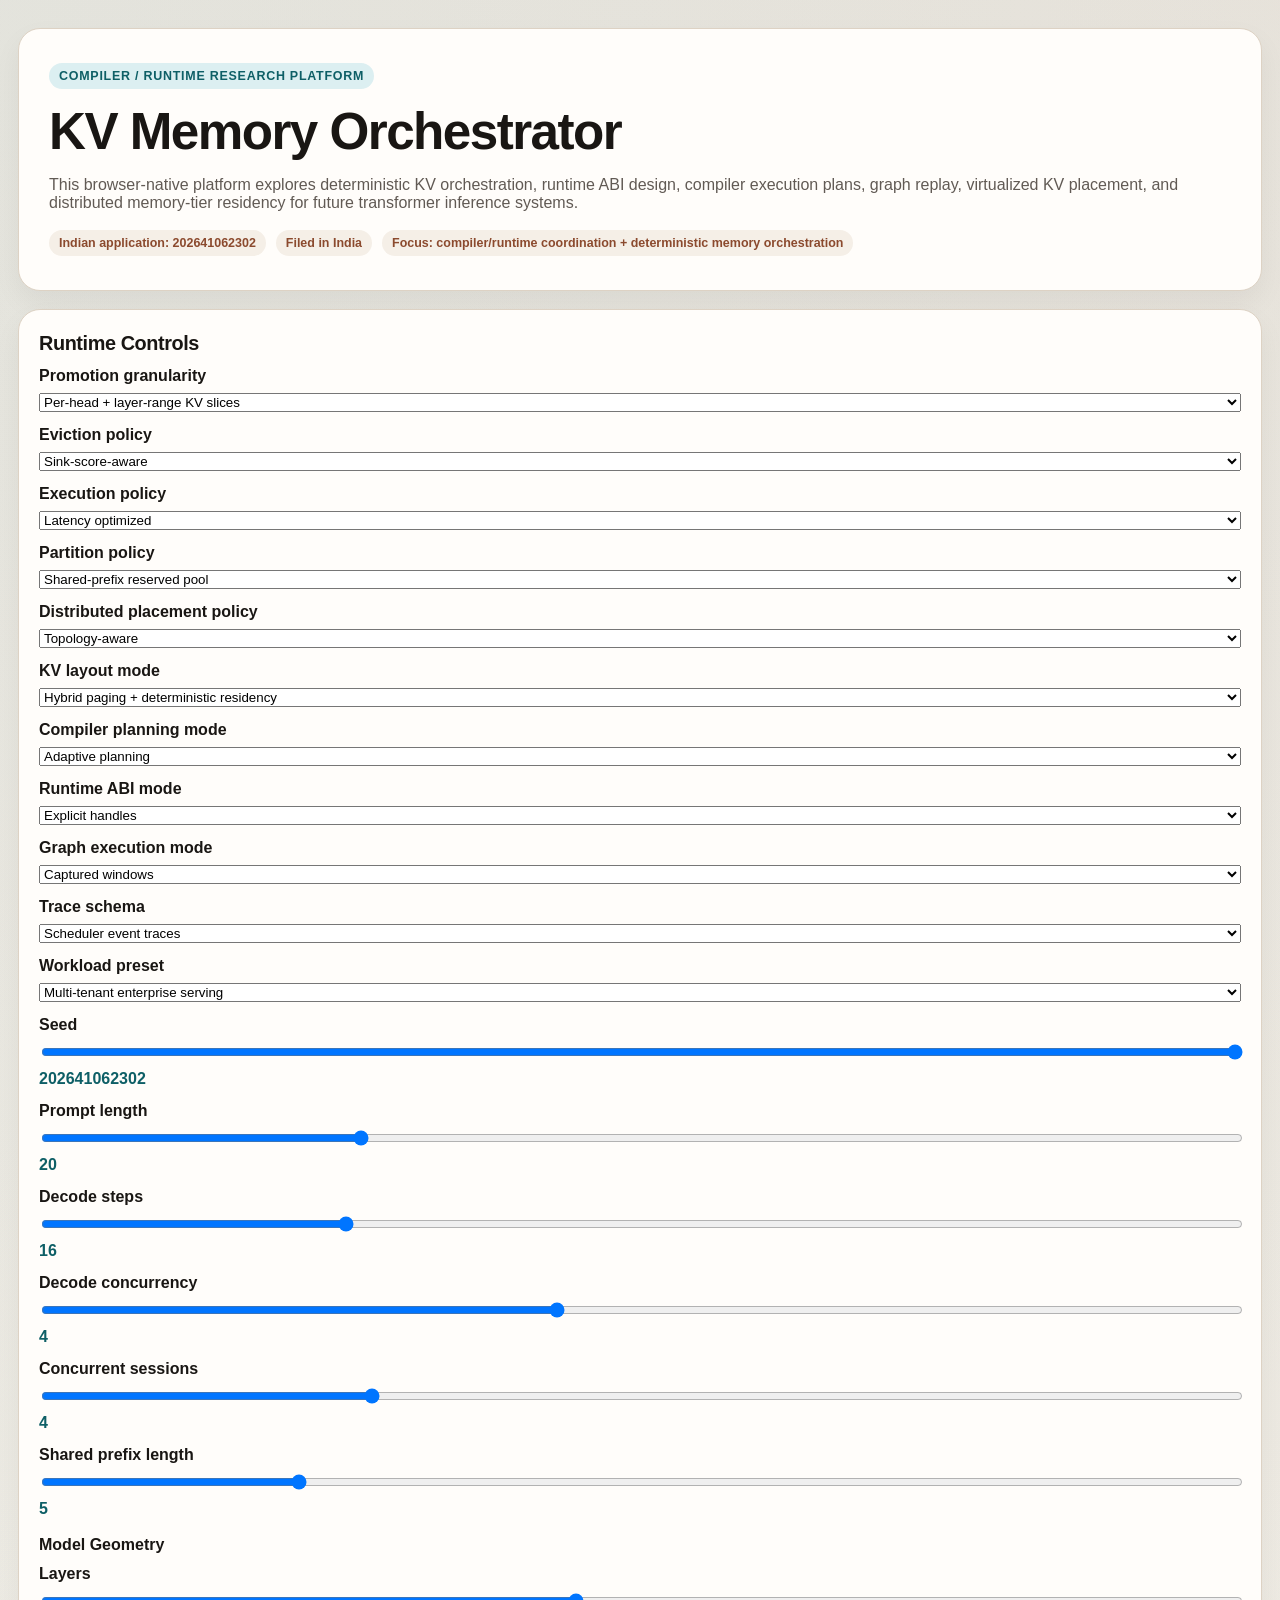
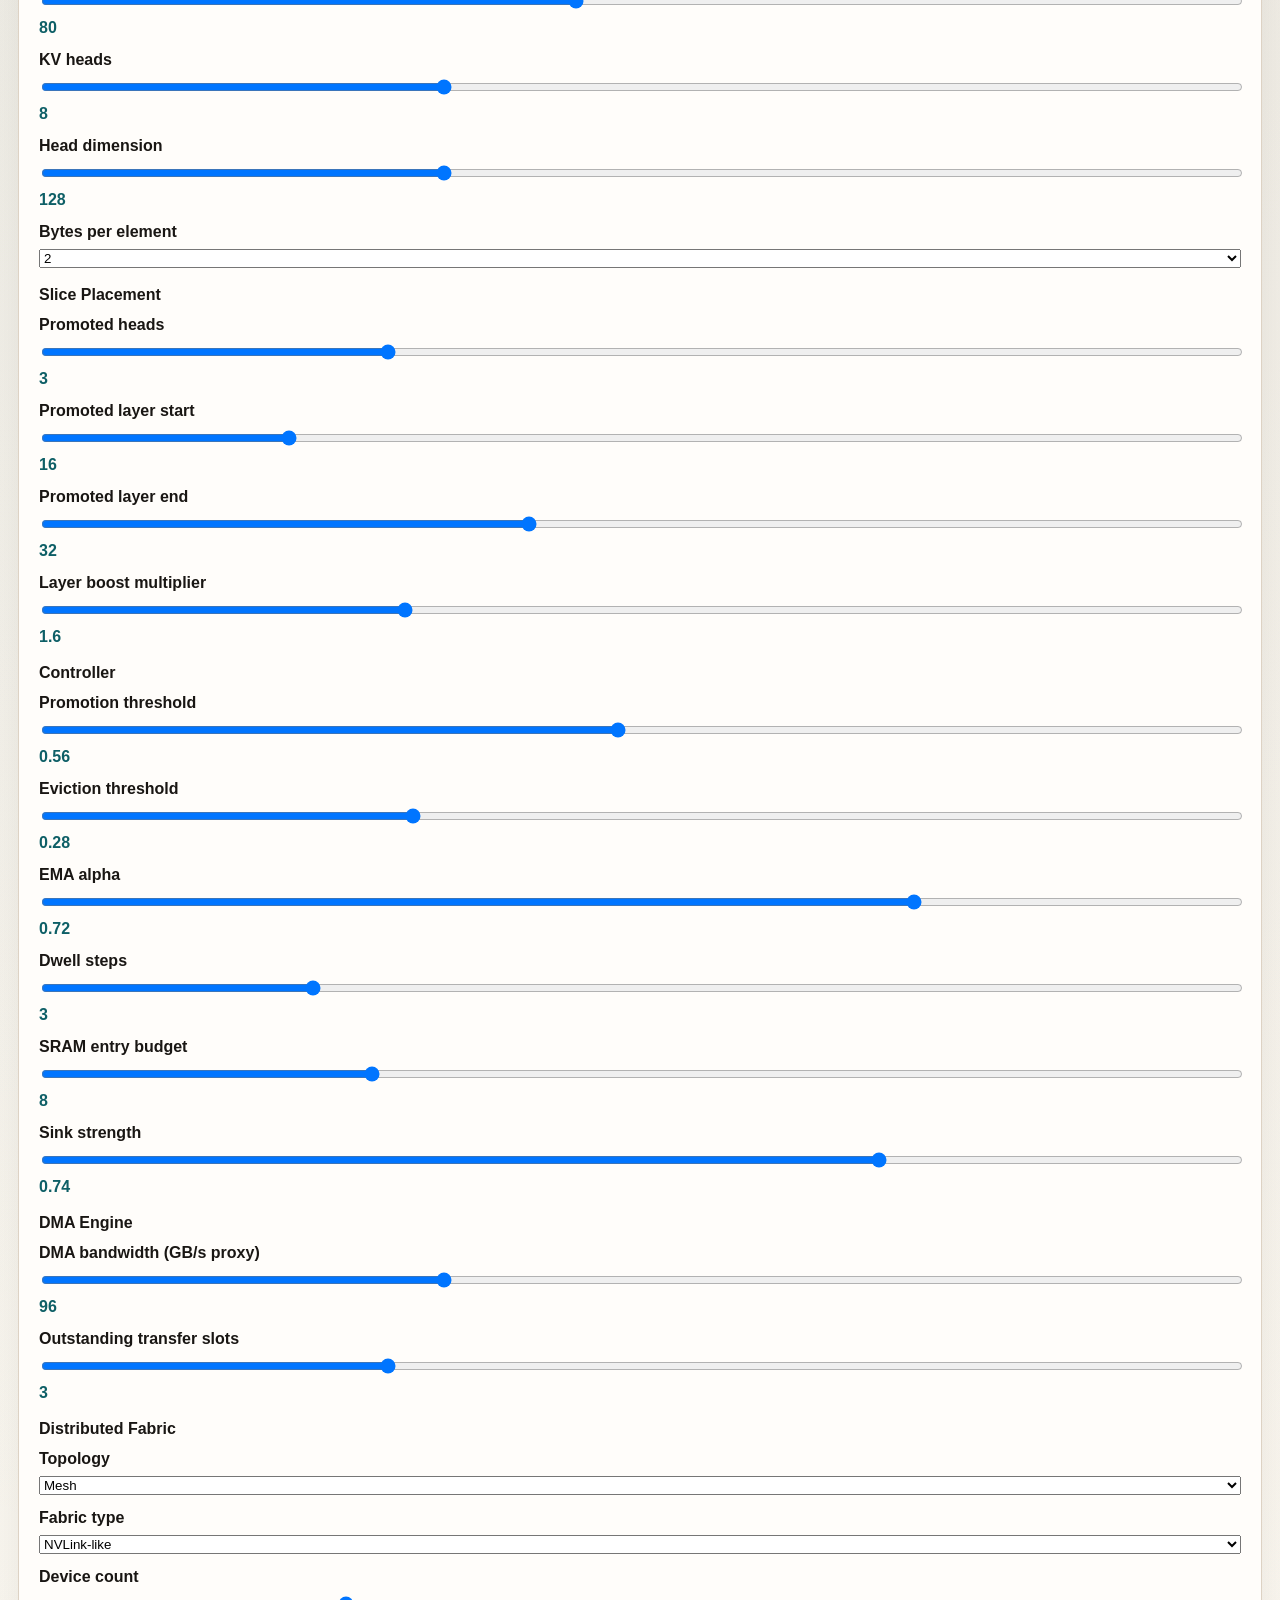
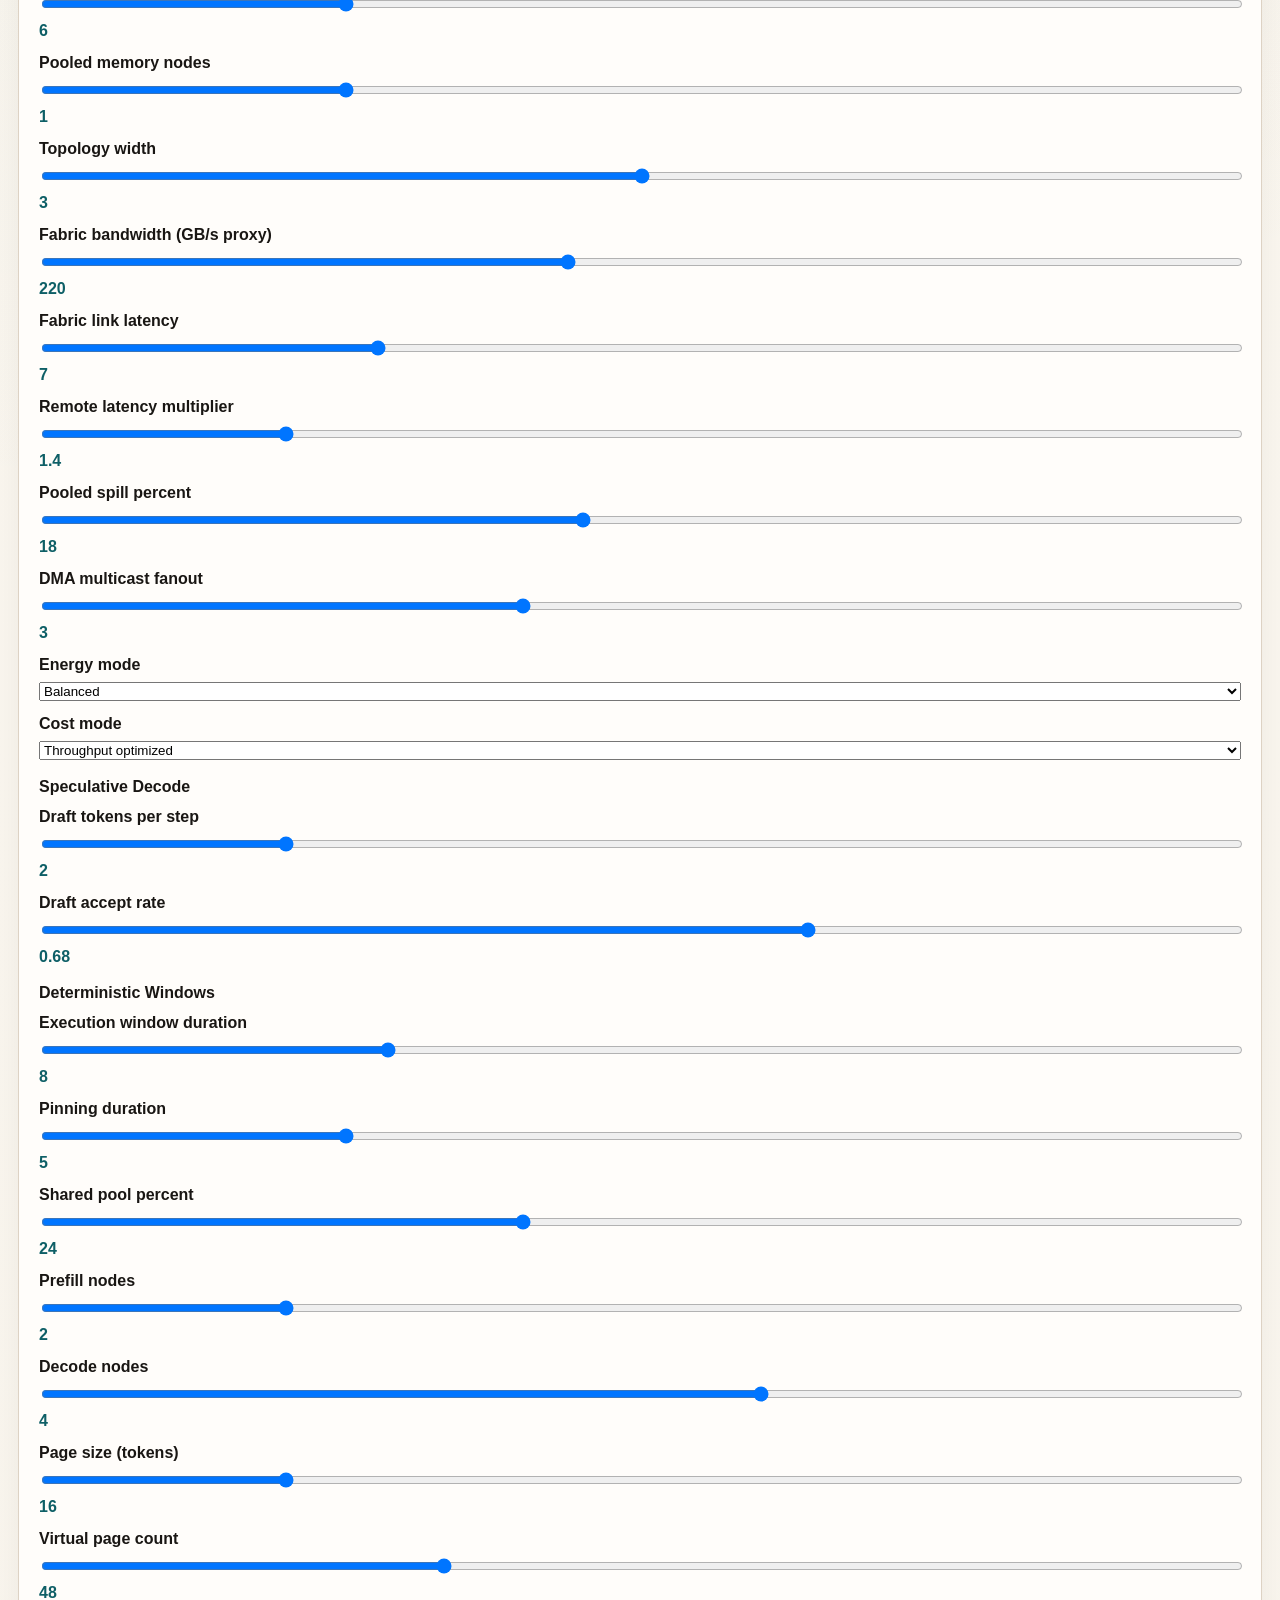
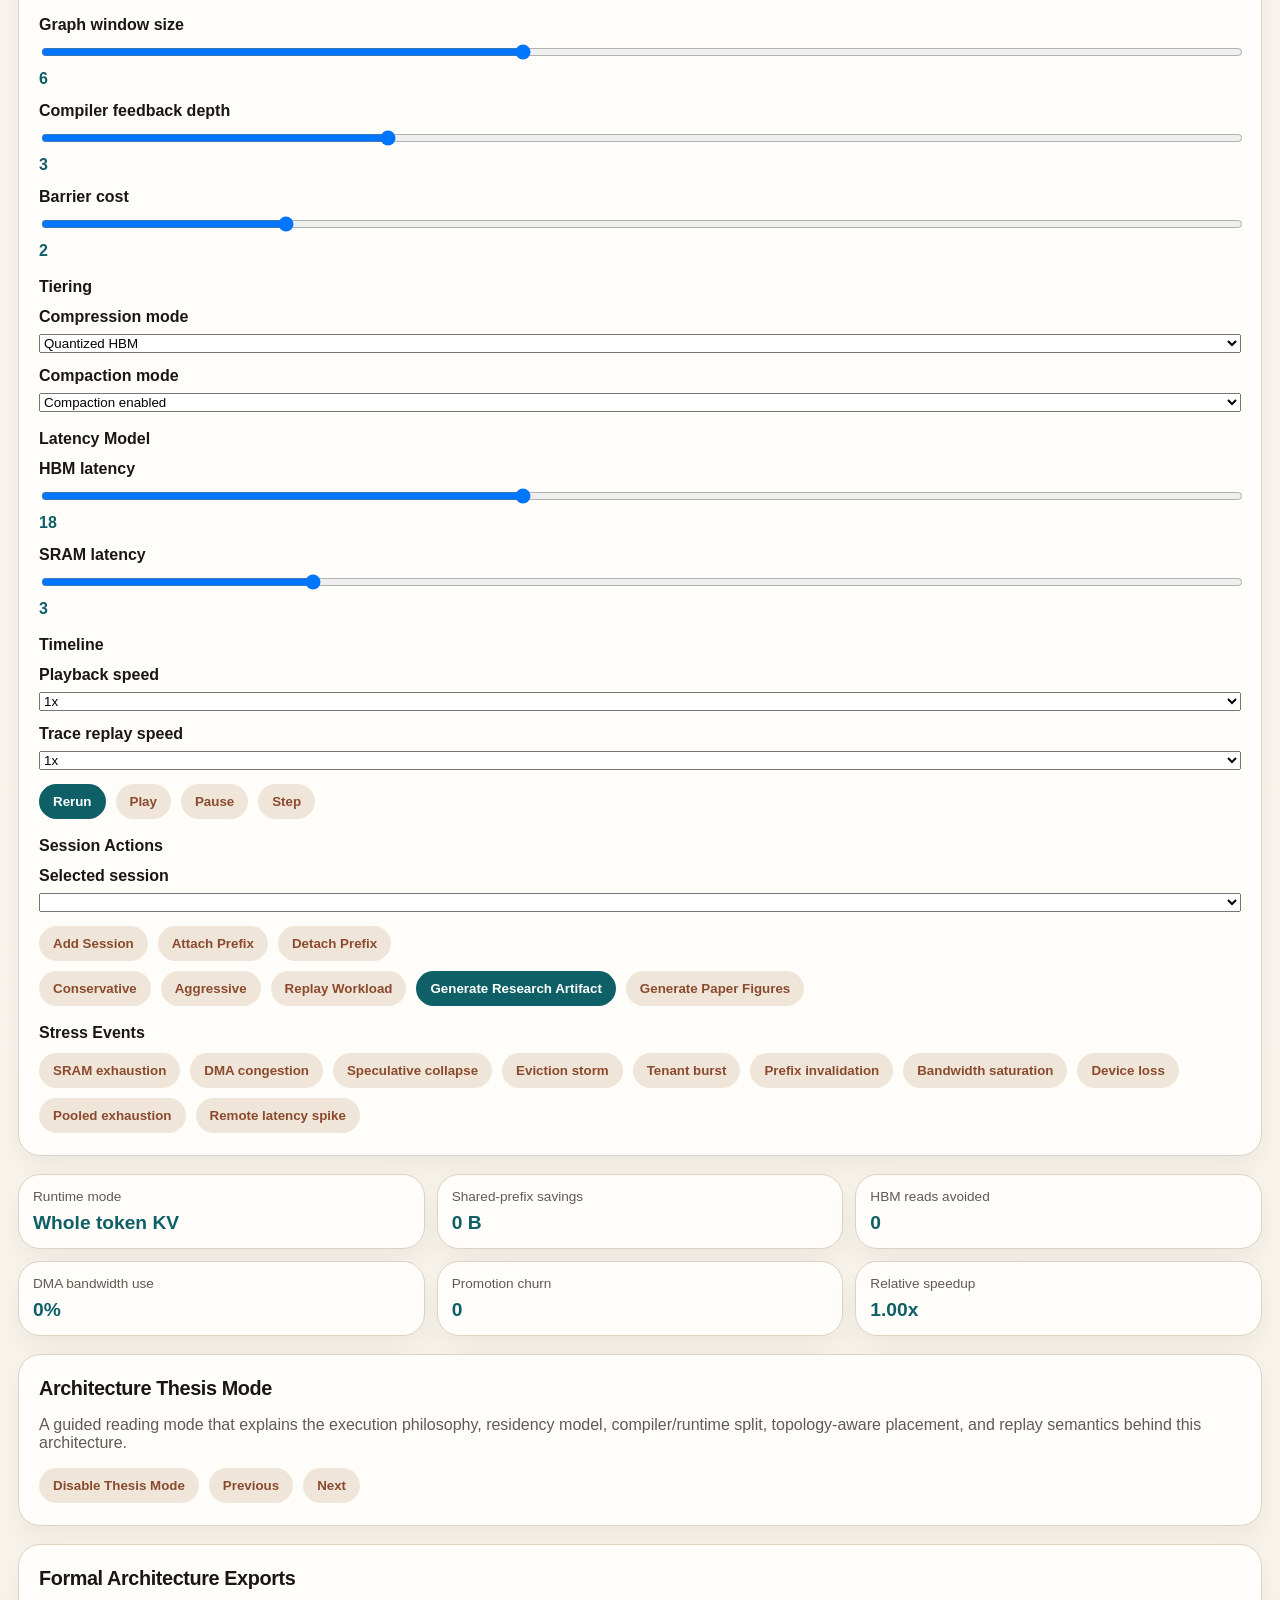
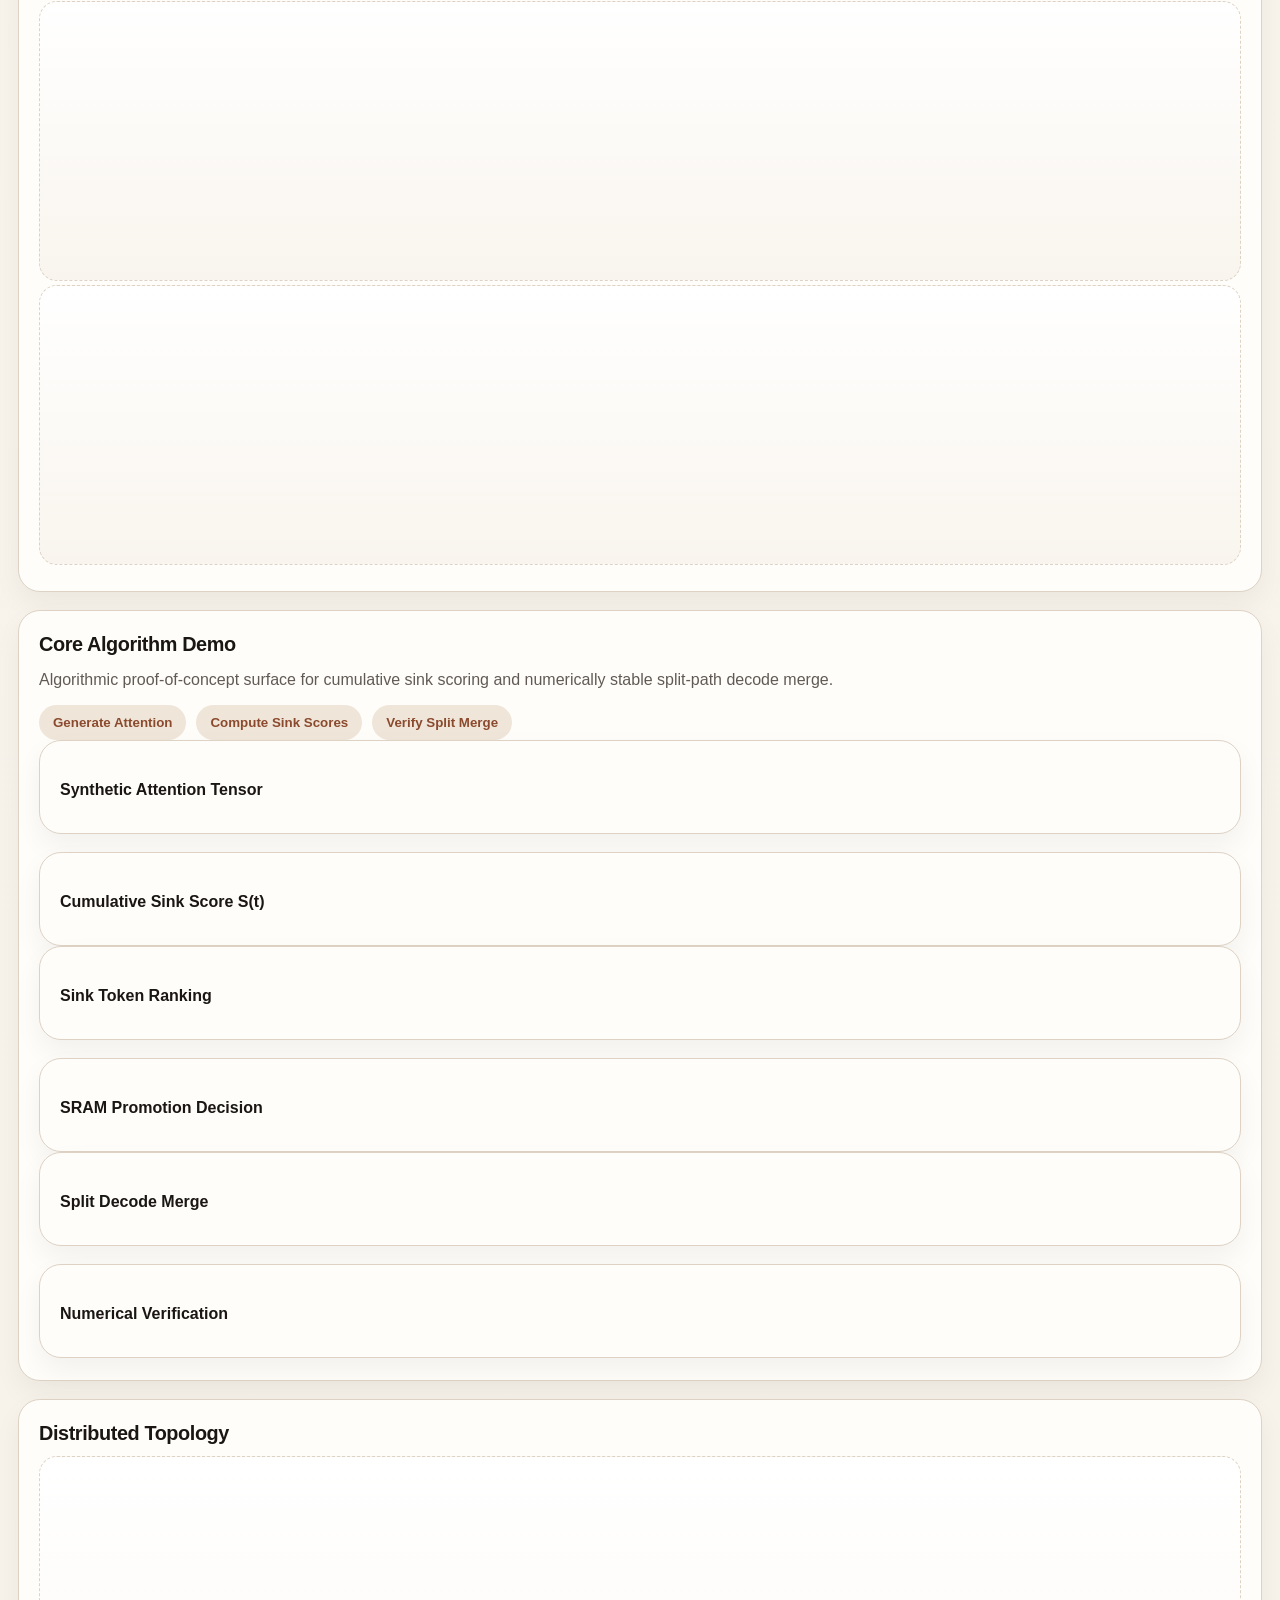
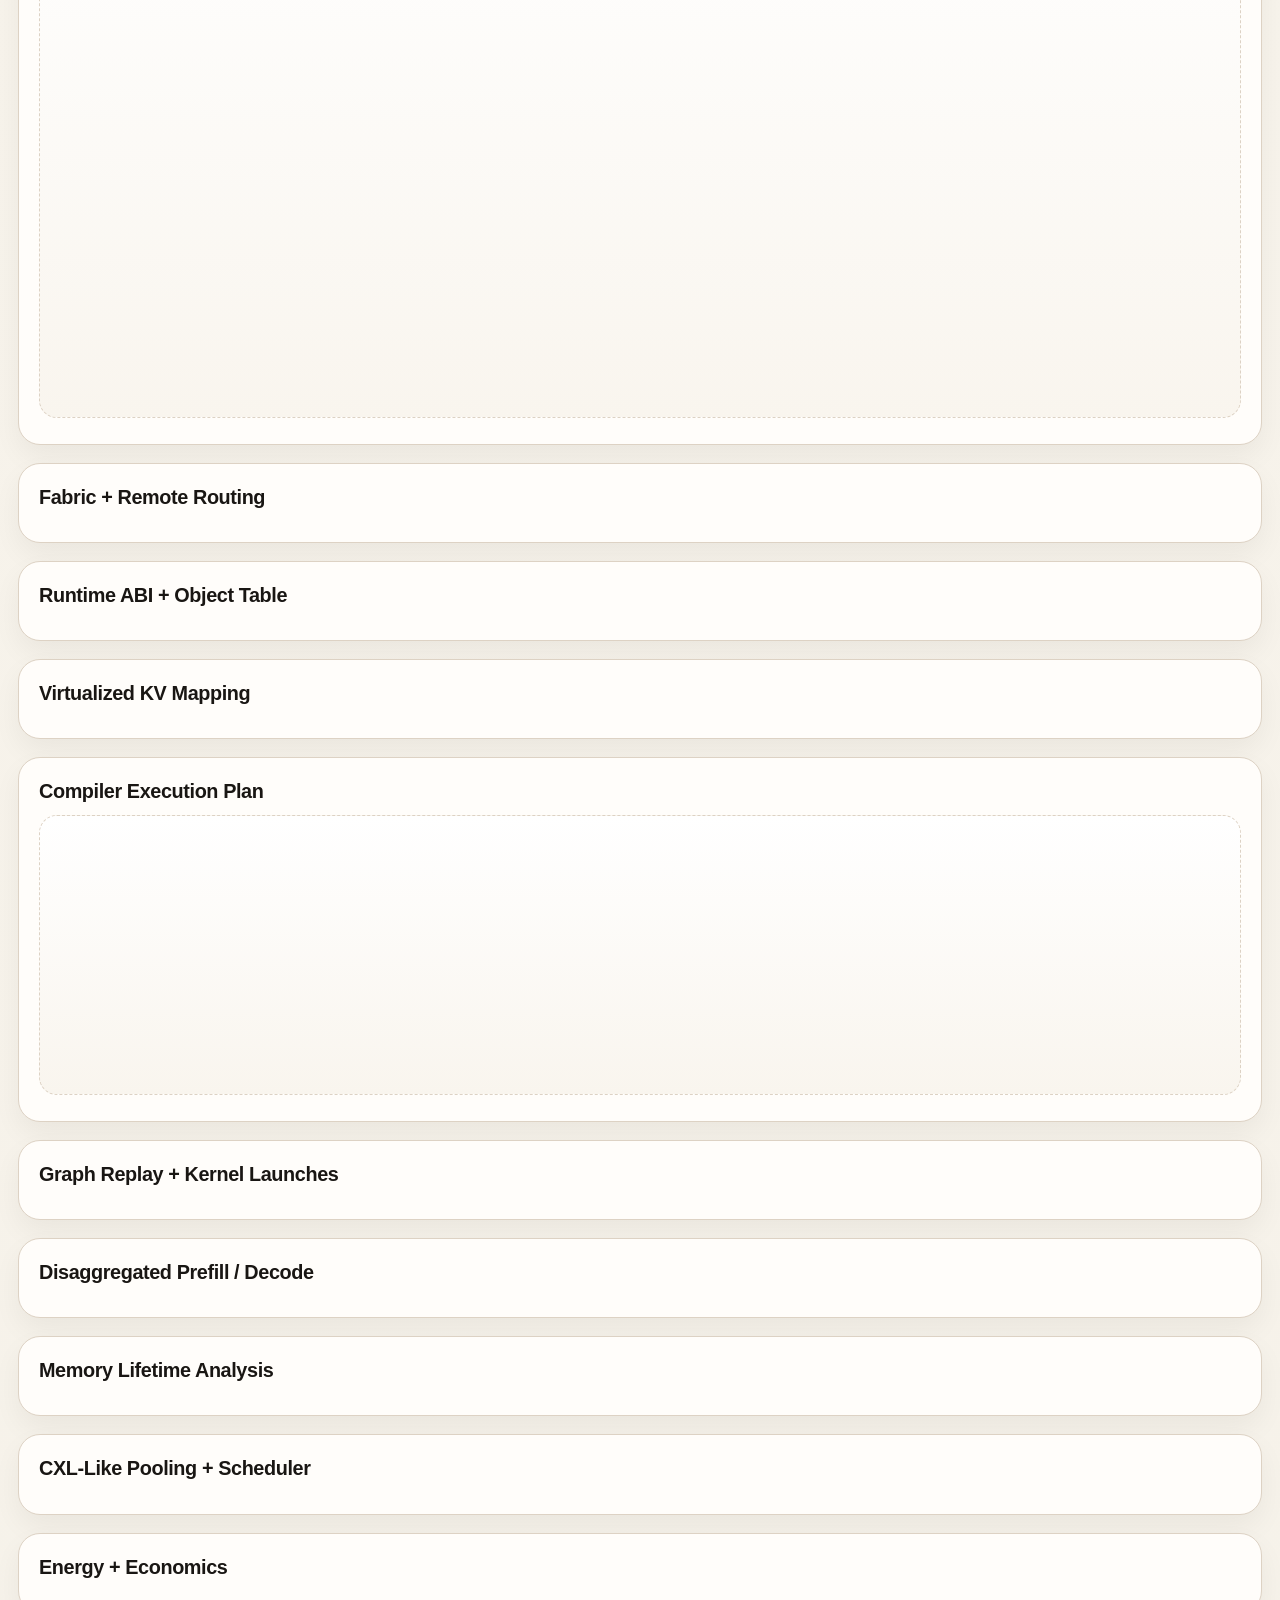
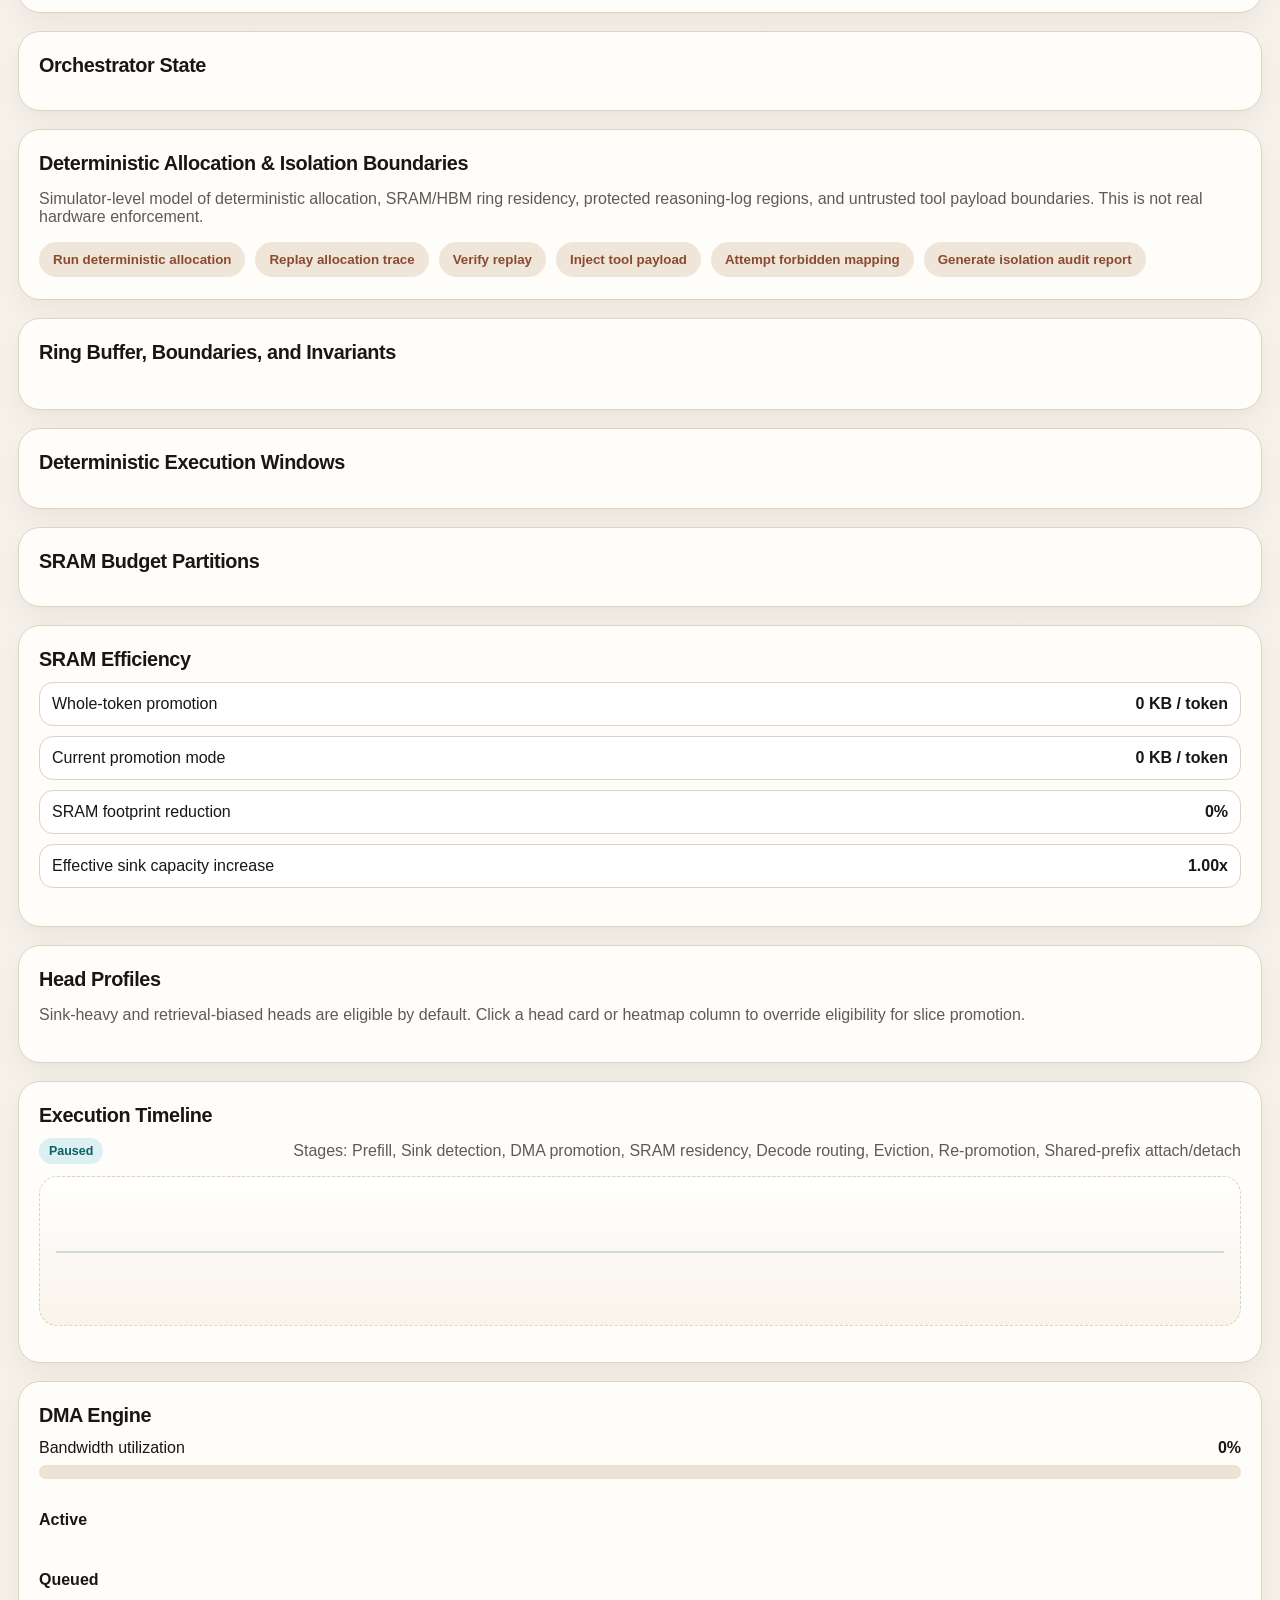
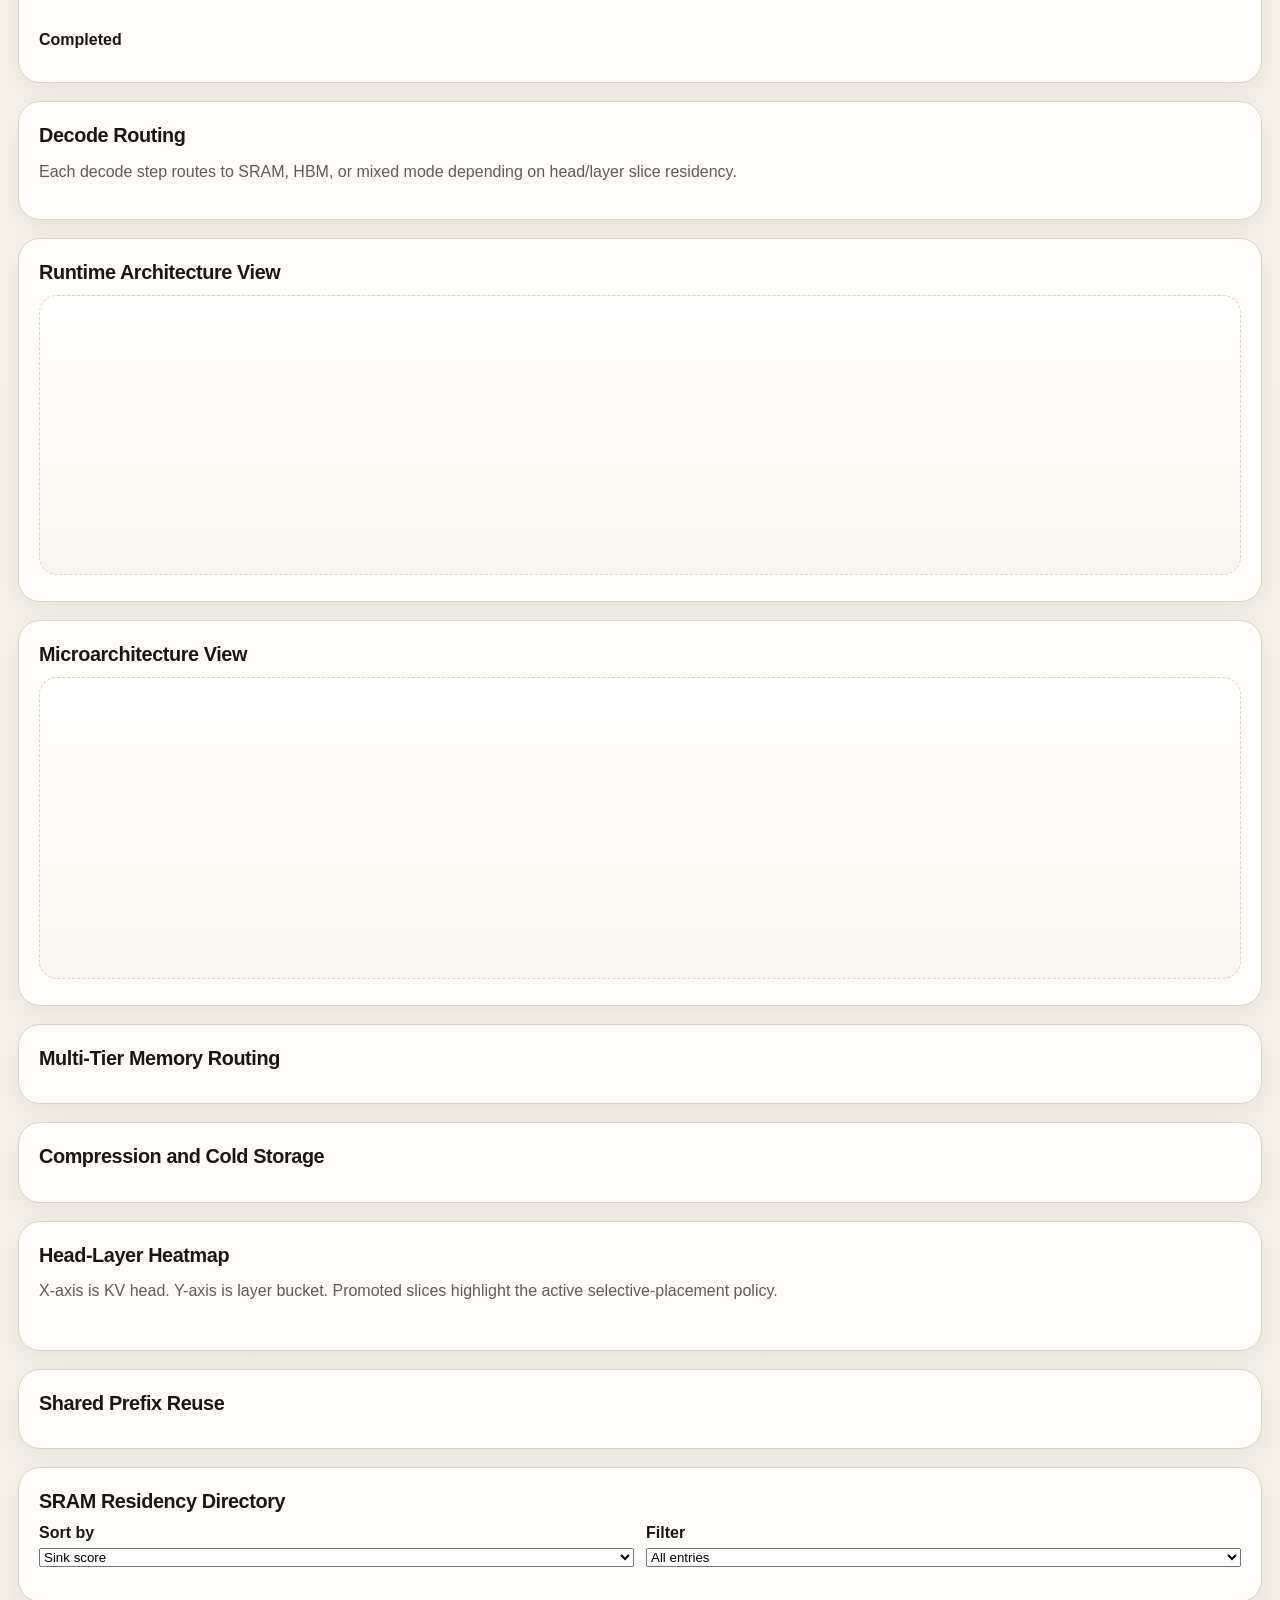
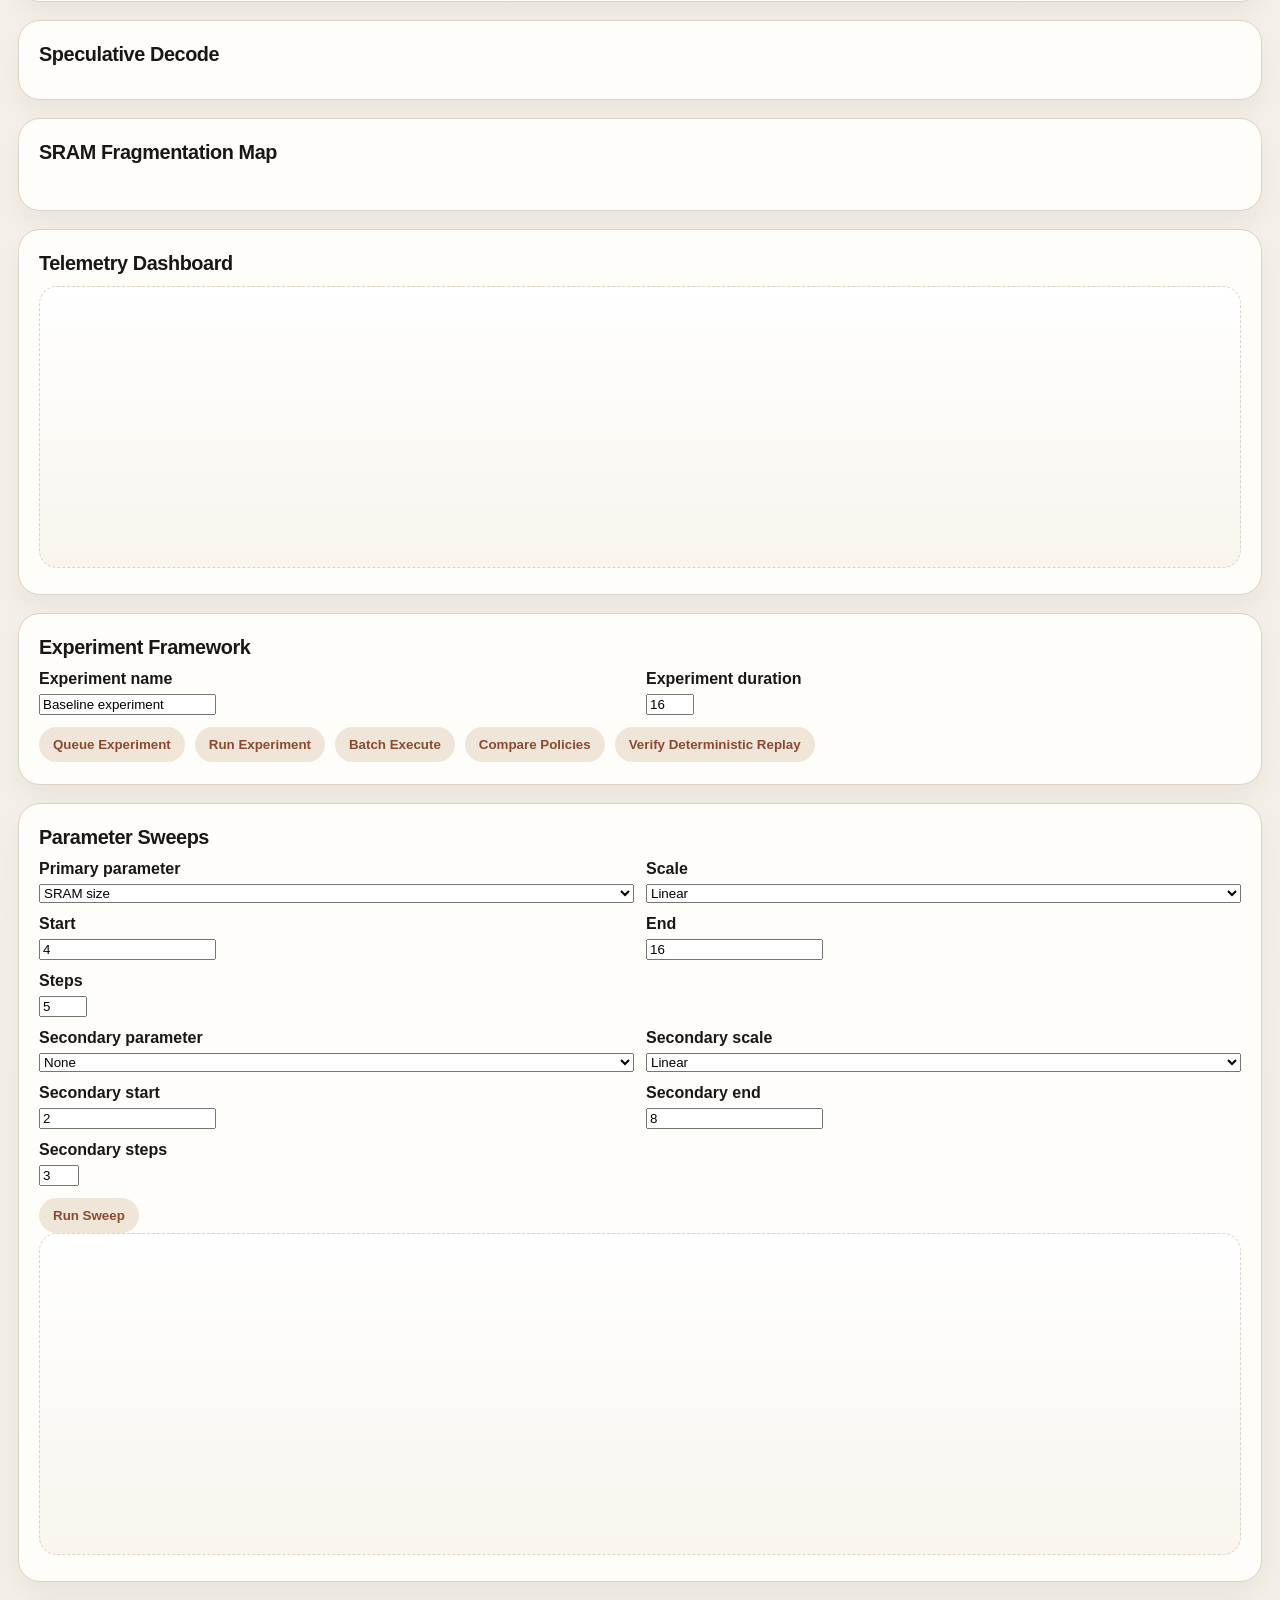
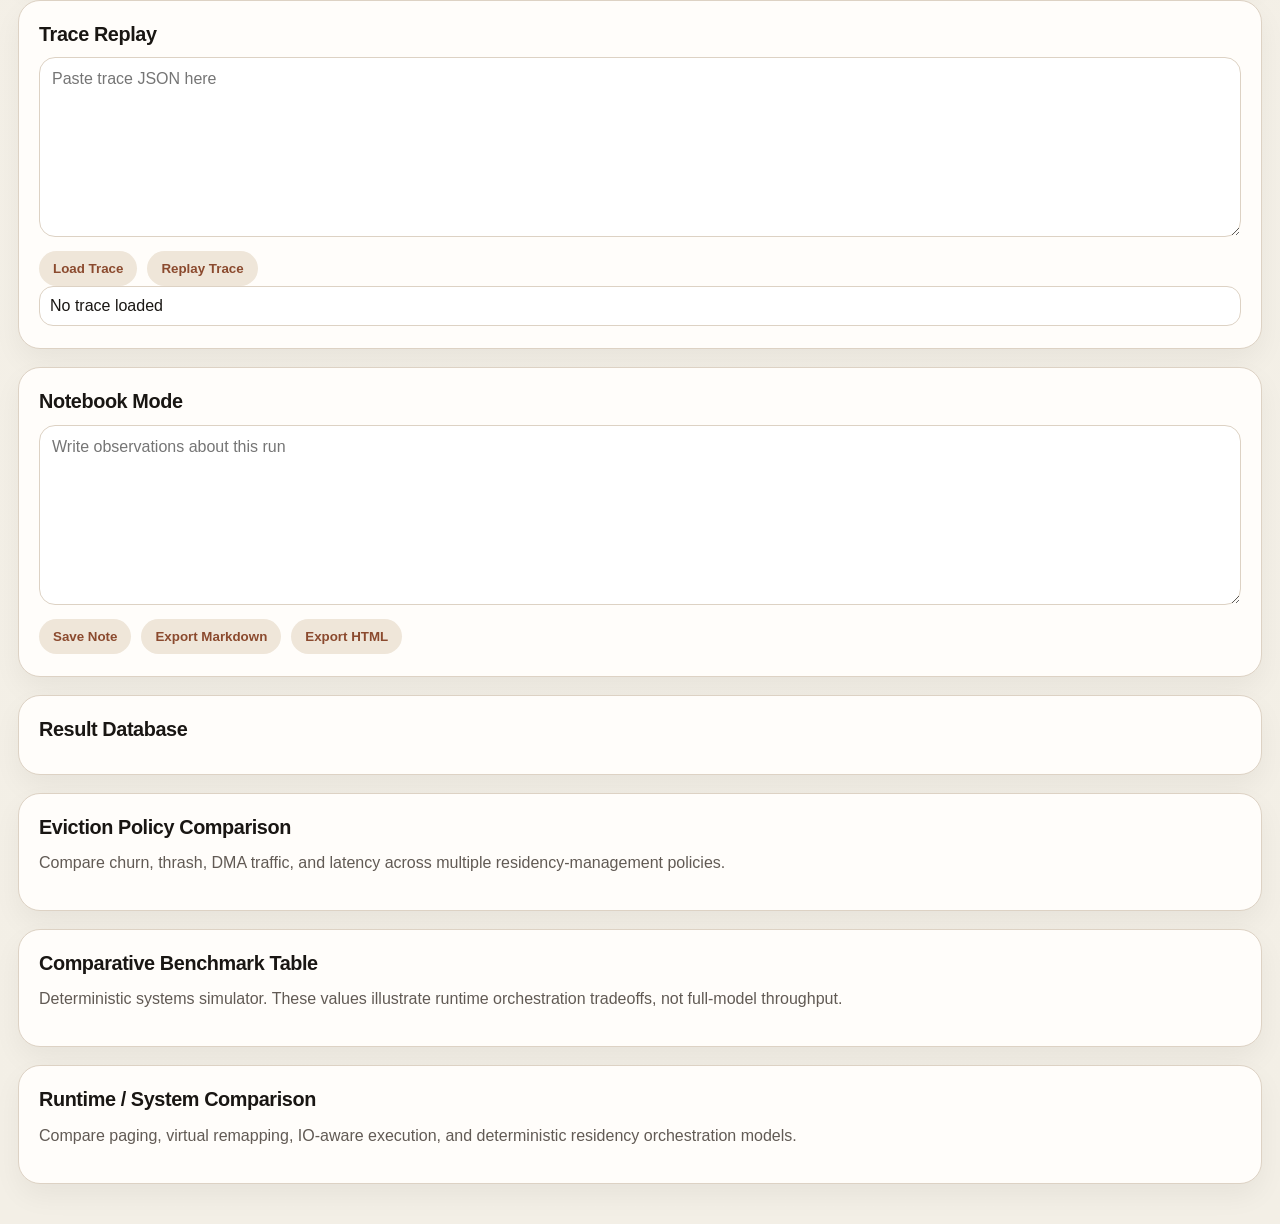
<file: index.html>
<!DOCTYPE html>
<html lang="en">
<head>
  <meta charset="UTF-8">
  <meta name="viewport" content="width=device-width, initial-scale=1.0">
  <title>KV Memory Orchestrator</title>
  <link rel="stylesheet" href="styles.css">
</head>
<body>
  <main class="page">
    <section class="hero">
      <div class="eyebrow">Compiler / Runtime Research Platform</div>
      <h1>KV Memory Orchestrator</h1>
      <p class="lede">
        This browser-native platform explores deterministic KV orchestration, runtime ABI design, compiler execution plans,
        graph replay, virtualized KV placement, and distributed memory-tier residency for future transformer inference systems.
      </p>
      <div class="heroMeta">
        <span>Indian application: <strong>202641062302</strong></span>
        <span>Filed in India</span>
        <span>Focus: compiler/runtime coordination + deterministic memory orchestration</span>
      </div>
    </section>

    <section class="layout">
      <aside class="panel controls">
        <h2>Runtime Controls</h2>

        <label>
          <span>Promotion granularity</span>
          <select id="promotionGranularity">
            <option value="whole-token">Whole token KV</option>
            <option value="per-head">Per-head KV slices</option>
            <option value="per-head-layer">Per-head + layer-range KV slices</option>
          </select>
        </label>

        <label>
          <span>Eviction policy</span>
          <select id="evictionPolicy">
            <option value="lru">LRU</option>
            <option value="sink-score-aware">Sink-score-aware</option>
            <option value="ema-based">EMA-based</option>
            <option value="refcount-protected">Refcount-protected</option>
            <option value="pinned-shared-prefix">Pinned shared-prefix</option>
          </select>
        </label>

        <label>
          <span>Execution policy</span>
          <select id="executionPolicy">
            <option value="latency-optimized">Latency optimized</option>
            <option value="bandwidth-optimized">Bandwidth optimized</option>
            <option value="sram-conservative">SRAM conservative</option>
            <option value="aggressive-promotion">Aggressive promotion</option>
            <option value="speculative-heavy">Speculative-heavy</option>
            <option value="tenant-fairness-optimized">Tenant-fairness optimized</option>
            <option value="sink-stability-optimized">Sink-stability optimized</option>
            <option value="deterministic-residency-optimized">Deterministic-residency optimized</option>
          </select>
        </label>

        <label>
          <span>Partition policy</span>
          <select id="partitionPolicy">
            <option value="static-equal-partition">Static equal partition</option>
            <option value="weighted-by-tenant-priority">Weighted by tenant priority</option>
            <option value="weighted-by-sink-density">Weighted by sink density</option>
            <option value="weighted-by-active-decode-rate">Weighted by active decode rate</option>
            <option value="shared-prefix-reserved-pool">Shared-prefix reserved pool</option>
          </select>
        </label>

        <label>
          <span>Distributed placement policy</span>
          <select id="distributedPlacementPolicy">
            <option value="local-first">Local-first</option>
            <option value="topology-aware">Topology-aware</option>
            <option value="latency-aware">Latency-aware</option>
            <option value="bandwidth-aware">Bandwidth-aware</option>
            <option value="pooled-memory-optimized">Pooled-memory optimized</option>
            <option value="sink-density-optimized">Sink-density optimized</option>
          </select>
        </label>

        <label>
          <span>KV layout mode</span>
          <select id="kvLayoutMode">
            <option value="contiguous-kv">Contiguous KV</option>
            <option value="pagedattention">PagedAttention-style paging</option>
            <option value="vattention">vAttention-style remapping</option>
            <option value="sink-aware-residency">Sink-aware residency orchestration</option>
            <option value="hybrid-residency">Hybrid paging + deterministic residency</option>
          </select>
        </label>
        <label>
          <span>Compiler planning mode</span>
          <select id="compilerPlanningMode">
            <option value="static">Static planning</option>
            <option value="adaptive">Adaptive planning</option>
            <option value="feedback-driven">Feedback-driven planning</option>
          </select>
        </label>
        <label>
          <span>Runtime ABI mode</span>
          <select id="runtimeAbiMode">
            <option value="explicit-handles">Explicit handles</option>
            <option value="implicit-contracts">Implicit contracts</option>
            <option value="graph-bound">Graph-bound objects</option>
          </select>
        </label>
        <label>
          <span>Graph execution mode</span>
          <select id="graphExecutionMode">
            <option value="captured-windows">Captured windows</option>
            <option value="bounded-replay">Bounded replay</option>
            <option value="dynamic-fallback">Dynamic fallback</option>
          </select>
        </label>
        <label>
          <span>Trace schema</span>
          <select id="traceSchema">
            <option value="scheduler-events">Scheduler event traces</option>
            <option value="vllm-kv-activity">vLLM-like KV activity</option>
            <option value="paged-kv-allocations">Paged KV allocations</option>
            <option value="memory-residency">Memory residency traces</option>
          </select>
        </label>

        <label>
          <span>Workload preset</span>
          <select id="workloadPreset">
            <option value="chatbot-assistant">Chatbot assistant</option>
            <option value="long-context-reasoning">Long-context reasoning</option>
            <option value="rag-heavy-retrieval">RAG-heavy retrieval</option>
            <option value="code-generation">Code generation</option>
            <option value="multi-agent-orchestration">Multi-agent orchestration</option>
            <option value="speculative-decode-stress">Speculative decode stress</option>
            <option value="multi-tenant-enterprise-serving">Multi-tenant enterprise serving</option>
            <option value="hyperscale-chatbot-serving">Hyperscale chatbot serving</option>
            <option value="retrieval-heavy-cluster">Retrieval-heavy cluster</option>
            <option value="pooled-memory-constrained-deployment">Pooled-memory constrained deployment</option>
            <option value="edge-cloud-hybrid-inference">Edge-cloud hybrid inference</option>
          </select>
        </label>

        <label>
          <span>Seed</span>
          <input id="seed" type="range" min="1" max="9999" value="2302">
          <strong id="seedValue">2302</strong>
        </label>

        <label>
          <span>Prompt length</span>
          <input id="promptLength" type="range" min="10" max="48" value="20">
          <strong id="promptLengthValue">20</strong>
        </label>
        <label>
          <span>Decode steps</span>
          <input id="decodeSteps" type="range" min="8" max="40" value="16">
          <strong id="decodeStepsValue">16</strong>
        </label>
        <label>
          <span>Decode concurrency</span>
          <input id="decodeConcurrency" type="range" min="1" max="8" value="4">
          <strong id="decodeConcurrencyValue">4</strong>
        </label>
        <label>
          <span>Concurrent sessions</span>
          <input id="tenantCount" type="range" min="1" max="12" value="4">
          <strong id="tenantCountValue">4</strong>
        </label>
        <label>
          <span>Shared prefix length</span>
          <input id="sharedPrefixLength" type="range" min="1" max="12" value="5">
          <strong id="sharedPrefixLengthValue">5</strong>
        </label>

        <h3>Model Geometry</h3>
        <label>
          <span>Layers</span>
          <input id="layers" type="range" min="16" max="160" step="8" value="80">
          <strong id="layersValue">80</strong>
        </label>
        <label>
          <span>KV heads</span>
          <input id="kvHeads" type="range" min="4" max="16" value="8">
          <strong id="kvHeadsValue">8</strong>
        </label>
        <label>
          <span>Head dimension</span>
          <input id="headDim" type="range" min="64" max="256" step="16" value="128">
          <strong id="headDimValue">128</strong>
        </label>
        <label>
          <span>Bytes per element</span>
          <select id="bytesPerElement">
            <option value="1">1</option>
            <option value="2" selected>2</option>
            <option value="4">4</option>
          </select>
        </label>

        <h3>Slice Placement</h3>
        <label>
          <span>Promoted heads</span>
          <input id="promotedHeads" type="range" min="1" max="16" value="3">
          <strong id="promotedHeadsValue">3</strong>
        </label>
        <label>
          <span>Promoted layer start</span>
          <input id="promotedLayerStart" type="range" min="0" max="159" value="16">
          <strong id="promotedLayerStartValue">16</strong>
        </label>
        <label>
          <span>Promoted layer end</span>
          <input id="promotedLayerEnd" type="range" min="0" max="159" value="32">
          <strong id="promotedLayerEndValue">32</strong>
        </label>
        <label>
          <span>Layer boost multiplier</span>
          <input id="layerBoostMultiplier" type="range" min="1" max="3" step="0.1" value="1.6">
          <strong id="layerBoostMultiplierValue">1.6</strong>
        </label>

        <h3>Controller</h3>
        <label>
          <span>Promotion threshold</span>
          <input id="sinkThreshold" type="range" min="0.2" max="0.95" value="0.56" step="0.01">
          <strong id="sinkThresholdValue">0.56</strong>
        </label>
        <label>
          <span>Eviction threshold</span>
          <input id="evictionThreshold" type="range" min="0.05" max="0.8" value="0.28" step="0.01">
          <strong id="evictionThresholdValue">0.28</strong>
        </label>
        <label>
          <span>EMA alpha</span>
          <input id="emaAlpha" type="range" min="0.1" max="0.95" value="0.72" step="0.01">
          <strong id="emaAlphaValue">0.72</strong>
        </label>
        <label>
          <span>Dwell steps</span>
          <input id="dwellSteps" type="range" min="1" max="10" value="3">
          <strong id="dwellStepsValue">3</strong>
        </label>
        <label>
          <span>SRAM entry budget</span>
          <input id="sramBudget" type="range" min="2" max="24" value="8">
          <strong id="sramBudgetValue">8</strong>
        </label>
        <label>
          <span>Sink strength</span>
          <input id="sinkStrength" type="range" min="0.25" max="0.95" value="0.74" step="0.01">
          <strong id="sinkStrengthValue">0.74</strong>
        </label>

        <h3>DMA Engine</h3>
        <label>
          <span>DMA bandwidth (GB/s proxy)</span>
          <input id="dmaBandwidth" type="range" min="16" max="256" step="8" value="96">
          <strong id="dmaBandwidthValue">96</strong>
        </label>
        <label>
          <span>Outstanding transfer slots</span>
          <input id="dmaSlots" type="range" min="1" max="8" value="3">
          <strong id="dmaSlotsValue">3</strong>
        </label>

        <h3>Distributed Fabric</h3>
        <label>
          <span>Topology</span>
          <select id="topologyType">
            <option value="1d">1D</option>
            <option value="mesh">Mesh</option>
            <option value="fat-tree">Fat-tree</option>
            <option value="star">Star</option>
            <option value="custom">Custom</option>
          </select>
        </label>
        <label>
          <span>Fabric type</span>
          <select id="fabricType">
            <option value="pcie-like">PCIe-like</option>
            <option value="nvlink-like">NVLink-like</option>
            <option value="cxl-like">CXL-like</option>
            <option value="ethernet-rdma-like">Ethernet/RDMA-like</option>
          </select>
        </label>
        <label>
          <span>Device count</span>
          <input id="deviceCount" type="range" min="4" max="12" value="6">
          <strong id="deviceCountValue">6</strong>
        </label>
        <label>
          <span>Pooled memory nodes</span>
          <input id="pooledMemoryNodes" type="range" min="0" max="4" value="1">
          <strong id="pooledMemoryNodesValue">1</strong>
        </label>
        <label>
          <span>Topology width</span>
          <input id="topologyWidth" type="range" min="2" max="4" value="3">
          <strong id="topologyWidthValue">3</strong>
        </label>
        <label>
          <span>Fabric bandwidth (GB/s proxy)</span>
          <input id="fabricBandwidth" type="range" min="80" max="400" step="20" value="220">
          <strong id="fabricBandwidthValue">220</strong>
        </label>
        <label>
          <span>Fabric link latency</span>
          <input id="fabricLinkLatency" type="range" min="2" max="20" value="7">
          <strong id="fabricLinkLatencyValue">7</strong>
        </label>
        <label>
          <span>Remote latency multiplier</span>
          <input id="remoteLatencyMultiplier" type="range" min="1" max="3" step="0.1" value="1.4">
          <strong id="remoteLatencyMultiplierValue">1.4</strong>
        </label>
        <label>
          <span>Pooled spill percent</span>
          <input id="pooledSpillPercent" type="range" min="0" max="40" value="18">
          <strong id="pooledSpillPercentValue">18</strong>
        </label>
        <label>
          <span>DMA multicast fanout</span>
          <input id="multicastFanout" type="range" min="1" max="6" value="3">
          <strong id="multicastFanoutValue">3</strong>
        </label>
        <label>
          <span>Energy mode</span>
          <select id="energyMode">
            <option value="balanced">Balanced</option>
            <option value="conservative">Conservative</option>
            <option value="performance">Performance</option>
          </select>
        </label>
        <label>
          <span>Cost mode</span>
          <select id="costMode">
            <option value="throughput-optimized">Throughput optimized</option>
            <option value="memory-optimized">Memory optimized</option>
            <option value="latency-premium">Latency premium</option>
          </select>
        </label>

        <h3>Speculative Decode</h3>
        <label>
          <span>Draft tokens per step</span>
          <input id="draftTokens" type="range" min="1" max="6" value="2">
          <strong id="draftTokensValue">2</strong>
        </label>
        <label>
          <span>Draft accept rate</span>
          <input id="draftAcceptRate" type="range" min="0.2" max="0.95" value="0.68" step="0.01">
          <strong id="draftAcceptRateValue">0.68</strong>
        </label>

        <h3>Deterministic Windows</h3>
        <label>
          <span>Execution window duration</span>
          <input id="executionWindowDuration" type="range" min="4" max="18" value="8">
          <strong id="executionWindowDurationValue">8</strong>
        </label>
        <label>
          <span>Pinning duration</span>
          <input id="pinningDuration" type="range" min="2" max="14" value="5">
          <strong id="pinningDurationValue">5</strong>
        </label>
        <label>
          <span>Shared pool percent</span>
          <input id="sharedPoolPercent" type="range" min="0" max="60" value="24">
          <strong id="sharedPoolPercentValue">24</strong>
        </label>
        <label>
          <span>Prefill nodes</span>
          <input id="prefillNodes" type="range" min="1" max="6" value="2">
          <strong id="prefillNodesValue">2</strong>
        </label>
        <label>
          <span>Decode nodes</span>
          <input id="decodeNodes" type="range" min="1" max="8" value="4">
          <strong id="decodeNodesValue">4</strong>
        </label>
        <label>
          <span>Page size (tokens)</span>
          <input id="pageSizeTokens" type="range" min="4" max="64" step="4" value="16">
          <strong id="pageSizeTokensValue">16</strong>
        </label>
        <label>
          <span>Virtual page count</span>
          <input id="virtualPageCount" type="range" min="8" max="128" step="8" value="48">
          <strong id="virtualPageCountValue">48</strong>
        </label>
        <label>
          <span>Graph window size</span>
          <input id="graphWindowSize" type="range" min="2" max="12" value="6">
          <strong id="graphWindowSizeValue">6</strong>
        </label>
        <label>
          <span>Compiler feedback depth</span>
          <input id="compilerFeedbackDepth" type="range" min="1" max="8" value="3">
          <strong id="compilerFeedbackDepthValue">3</strong>
        </label>
        <label>
          <span>Barrier cost</span>
          <input id="orchestrationBarrierCost" type="range" min="1" max="6" value="2">
          <strong id="orchestrationBarrierCostValue">2</strong>
        </label>

        <h3>Tiering</h3>
        <label>
          <span>Compression mode</span>
          <select id="compressionMode">
            <option value="uncompressed-sram">Uncompressed SRAM</option>
            <option value="quantized-hbm">Quantized HBM</option>
            <option value="compressed-cold-storage">Compressed cold storage</option>
          </select>
        </label>
        <label>
          <span>Compaction mode</span>
          <select id="compactionMode">
            <option value="enabled">Compaction enabled</option>
            <option value="disabled">Compaction disabled</option>
          </select>
        </label>

        <h3>Latency Model</h3>
        <label>
          <span>HBM latency</span>
          <input id="hbmLatency" type="range" min="6" max="36" value="18">
          <strong id="hbmLatencyValue">18</strong>
        </label>
        <label>
          <span>SRAM latency</span>
          <input id="sramLatency" type="range" min="1" max="10" value="3">
          <strong id="sramLatencyValue">3</strong>
        </label>

        <h3>Timeline</h3>
        <label>
          <span>Playback speed</span>
          <select id="timelineSpeed">
            <option value="0.5">0.5x</option>
            <option value="1" selected>1x</option>
            <option value="2">2x</option>
            <option value="4">4x</option>
          </select>
        </label>
        <label>
          <span>Trace replay speed</span>
          <select id="traceReplaySpeed">
            <option value="0.5">0.5x</option>
            <option value="1" selected>1x</option>
            <option value="2">2x</option>
            <option value="4">4x</option>
          </select>
        </label>

        <div class="buttonRow">
          <button id="rerun">Rerun</button>
          <button id="playTimeline" class="secondary">Play</button>
          <button id="pauseTimeline" class="secondary">Pause</button>
          <button id="stepTimeline" class="secondary">Step</button>
        </div>

        <h3>Session Actions</h3>
        <label>
          <span>Selected session</span>
          <select id="selectedSession"></select>
        </label>
        <div class="buttonRow">
          <button id="addSession" class="secondary">Add Session</button>
          <button id="attachShared" class="secondary">Attach Prefix</button>
          <button id="detachShared" class="secondary">Detach Prefix</button>
        </div>

        <div class="buttonRow">
          <button id="presetConservative" class="secondary">Conservative</button>
          <button id="presetAggressive" class="secondary">Aggressive</button>
          <button id="replayWorkload" class="secondary">Replay Workload</button>
          <button id="generateSnapshot">Generate Research Artifact</button>
          <button id="generatePaperFigures" class="secondary">Generate Paper Figures</button>
        </div>

        <h3>Stress Events</h3>
        <div class="buttonRow">
          <button id="eventSramExhaustion" class="secondary">SRAM exhaustion</button>
          <button id="eventDmaCongestion" class="secondary">DMA congestion</button>
          <button id="eventSpeculativeCollapse" class="secondary">Speculative collapse</button>
          <button id="eventEvictionStorm" class="secondary">Eviction storm</button>
          <button id="eventTenantBurst" class="secondary">Tenant burst</button>
          <button id="eventPrefixInvalidation" class="secondary">Prefix invalidation</button>
          <button id="eventBandwidthSaturation" class="secondary">Bandwidth saturation</button>
          <button id="eventDeviceLoss" class="secondary">Device loss</button>
          <button id="eventPooledExhaustion" class="secondary">Pooled exhaustion</button>
          <button id="eventRemoteLatencySpike" class="secondary">Remote latency spike</button>
        </div>
      </aside>

      <section class="content">
      <div class="metricGrid">
          <article class="metricCard">
            <span class="metricLabel">Runtime mode</span>
            <strong id="modeLabel">Whole token KV</strong>
          </article>
          <article class="metricCard">
            <span class="metricLabel">Shared-prefix savings</span>
            <strong id="sharedPrefixSavings">0 B</strong>
          </article>
          <article class="metricCard">
            <span class="metricLabel">HBM reads avoided</span>
            <strong id="readsAvoided">0</strong>
          </article>
          <article class="metricCard">
            <span class="metricLabel">DMA bandwidth use</span>
            <strong id="dmaBandwidthUse">0%</strong>
          </article>
          <article class="metricCard">
            <span class="metricLabel">Promotion churn</span>
            <strong id="promotionChurn">0</strong>
          </article>
          <article class="metricCard">
            <span class="metricLabel">Relative speedup</span>
            <strong id="relativeSpeedup">1.00x</strong>
          </article>
        </div>

        <div class="gridPair">
          <div class="panel" id="thesisModePanel">
            <h2>Architecture Thesis Mode</h2>
            <p class="subtle">
              A guided reading mode that explains the execution philosophy, residency model, compiler/runtime split,
              topology-aware placement, and replay semantics behind this architecture.
            </p>
            <div class="buttonRow">
              <button id="toggleThesisMode" class="secondary">Disable Thesis Mode</button>
              <button id="prevThesisStep" class="secondary">Previous</button>
              <button id="nextThesisStep" class="secondary">Next</button>
            </div>
            <div id="thesisProgress" class="telemetryCards"></div>
            <div id="thesisCallouts" class="stackList"></div>
          </div>
          <div class="panel">
            <h2>Formal Architecture Exports</h2>
            <div class="telemetryCards" id="formalExportSummary"></div>
            <svg id="executionModelSvg" class="architectureSvg" viewBox="0 0 1200 240" role="img" aria-label="Execution model diagram"></svg>
            <svg id="lifecycleSvg" class="architectureSvg" viewBox="0 0 1200 240" role="img" aria-label="Memory lifecycle diagram"></svg>
          </div>
        </div>

        <div class="panel">
          <h2>Core Algorithm Demo</h2>
          <p class="subtle">
            Algorithmic proof-of-concept surface for cumulative sink scoring and numerically stable split-path decode merge.
          </p>
          <div class="buttonRow">
            <button id="generateAttention" class="secondary">Generate Attention</button>
            <button id="computeSinkScores" class="secondary">Compute Sink Scores</button>
            <button id="verifySplitMerge" class="secondary">Verify Split Merge</button>
          </div>
          <div id="algorithmSummary" class="telemetryCards"></div>
          <div class="gridPair">
            <div class="panel">
              <h3>Synthetic Attention Tensor</h3>
              <div id="attentionTensorSummary" class="stackList"></div>
            </div>
            <div class="panel">
              <h3>Cumulative Sink Score S(t)</h3>
              <div id="sinkScoreSummary" class="stackList"></div>
            </div>
          </div>
          <div class="gridPair">
            <div class="panel">
              <h3>Sink Token Ranking</h3>
              <div id="sinkRankingTable" class="stackList"></div>
            </div>
            <div class="panel">
              <h3>SRAM Promotion Decision</h3>
              <div id="promotionDecision" class="stackList"></div>
            </div>
          </div>
          <div class="gridPair">
            <div class="panel">
              <h3>Split Decode Merge</h3>
              <div id="mergeVerification" class="stackList"></div>
            </div>
            <div class="panel">
              <h3>Numerical Verification</h3>
              <div id="mergeErrorSummary" class="stackList"></div>
            </div>
          </div>
        </div>

        <div class="gridPair">
          <div class="panel">
            <h2>Distributed Topology</h2>
            <div id="topologySummary" class="telemetryCards"></div>
            <svg id="topologySvg" class="architectureSvg" viewBox="0 0 900 420" role="img" aria-label="Distributed topology"></svg>
          </div>
          <div class="panel">
            <h2>Fabric + Remote Routing</h2>
            <div id="fabricSummary" class="telemetryCards"></div>
            <div id="distributedRoutingTable" class="routingTable"></div>
          </div>
        </div>

        <div class="gridPair">
          <div class="panel">
            <h2>Runtime ABI + Object Table</h2>
            <div id="abiSummary" class="telemetryCards"></div>
            <div id="abiTable" class="directoryTable"></div>
          </div>
          <div class="panel">
            <h2>Virtualized KV Mapping</h2>
            <div id="pagingSummary" class="telemetryCards"></div>
            <div id="pagingTable" class="directoryTable"></div>
          </div>
        </div>

        <div class="gridPair">
          <div class="panel">
            <h2>Compiler Execution Plan</h2>
            <div id="compilerPlanSummary" class="telemetryCards"></div>
            <svg id="compilerPlanSvg" class="architectureSvg" viewBox="0 0 1200 260" role="img" aria-label="Compiler execution plan"></svg>
          </div>
          <div class="panel">
            <h2>Graph Replay + Kernel Launches</h2>
            <div id="launchSummary" class="telemetryCards"></div>
            <div id="launchTable" class="stackList"></div>
          </div>
        </div>

        <div class="gridPair">
          <div class="panel">
            <h2>Disaggregated Prefill / Decode</h2>
            <div id="integrationSummary" class="telemetryCards"></div>
            <div id="integrationStack" class="stackList"></div>
          </div>
          <div class="panel">
            <h2>Memory Lifetime Analysis</h2>
            <div id="lifetimeSummary" class="telemetryCards"></div>
            <div id="lifetimeTable" class="directoryTable"></div>
          </div>
        </div>

        <div class="gridPair">
          <div class="panel">
            <h2>CXL-Like Pooling + Scheduler</h2>
            <div id="poolingPanel" class="telemetryCards"></div>
            <div id="schedulerPanel" class="stackList"></div>
          </div>
          <div class="panel">
            <h2>Energy + Economics</h2>
            <div id="energyPanel" class="telemetryCards"></div>
            <div id="economicsPanel" class="stackList"></div>
          </div>
        </div>

        <div class="panel">
          <h2>Orchestrator State</h2>
          <div id="orchestratorState" class="orchestratorGrid"></div>
        </div>

        <div class="gridPair">
          <div class="panel">
            <h2>Deterministic Allocation &amp; Isolation Boundaries</h2>
            <p class="subtle">
              Simulator-level model of deterministic allocation, SRAM/HBM ring residency, protected reasoning-log regions,
              and untrusted tool payload boundaries. This is not real hardware enforcement.
            </p>
            <div class="buttonRow">
              <button id="runDeterministicAllocation" class="secondary">Run deterministic allocation</button>
              <button id="replayAllocationTrace" class="secondary">Replay allocation trace</button>
              <button id="verifyAllocationReplay" class="secondary">Verify replay</button>
              <button id="injectToolPayload" class="secondary">Inject tool payload</button>
              <button id="attemptForbiddenMapping" class="secondary">Attempt forbidden mapping</button>
              <button id="generateIsolationAudit" class="secondary">Generate isolation audit report</button>
            </div>
            <div id="allocationSummary" class="telemetryCards"></div>
            <div id="allocationTrace" class="stackList"></div>
          </div>
          <div class="panel">
            <h2>Ring Buffer, Boundaries, and Invariants</h2>
            <div id="ringBufferSummary" class="telemetryCards"></div>
            <div id="ringBufferMap" class="fragmentationMap"></div>
            <div id="isolationBoundaryView" class="stackList"></div>
            <div id="isolationAuditLog" class="stackList"></div>
            <div id="invariantReport" class="stackList"></div>
          </div>
        </div>

        <div class="gridPair">
          <div class="panel">
            <h2>Deterministic Execution Windows</h2>
            <div id="executionWindows" class="windowsPanel"></div>
          </div>
          <div class="panel">
            <h2>SRAM Budget Partitions</h2>
            <div id="partitionPanel" class="partitionPanel"></div>
          </div>
        </div>

        <div class="gridPair">
          <div class="panel">
            <h2>SRAM Efficiency</h2>
            <div class="efficiencyCard">
              <div class="efficiencyRow">
                <span>Whole-token promotion</span>
                <strong id="wholeTokenBytes">0 KB / token</strong>
              </div>
              <div class="efficiencyRow">
                <span>Current promotion mode</span>
                <strong id="currentModeBytes">0 KB / token</strong>
              </div>
              <div class="efficiencyRow">
                <span>SRAM footprint reduction</span>
                <strong id="footprintReduction">0%</strong>
              </div>
              <div class="efficiencyRow">
                <span>Effective sink capacity increase</span>
                <strong id="capacityIncrease">1.00x</strong>
              </div>
            </div>
            <p class="subtle" id="efficiencyNote"></p>
          </div>

          <div class="panel">
            <h2>Head Profiles</h2>
            <p class="subtle">
              Sink-heavy and retrieval-biased heads are eligible by default. Click a head card or heatmap column
              to override eligibility for slice promotion.
            </p>
            <div id="headProfiles" class="headProfiles"></div>
          </div>
        </div>

        <div class="panel">
          <h2>Execution Timeline</h2>
          <div class="timelineToolbar">
            <div id="timelineStatus" class="badge neutral">Paused</div>
            <div class="subtle">Stages: Prefill, Sink detection, DMA promotion, SRAM residency, Decode routing, Eviction, Re-promotion, Shared-prefix attach/detach</div>
          </div>
          <div id="executionTimeline" class="executionTimeline"></div>
          <div id="timelineDetails" class="timelineDetails"></div>
        </div>

        <div class="gridPair tripleTop">
          <div class="panel">
            <h2>DMA Engine</h2>
            <div class="meterBlock">
              <div class="meterLabel">
                <span>Bandwidth utilization</span>
                <strong id="dmaUtilizationLabel">0%</strong>
              </div>
              <div class="meter">
                <div id="dmaUtilizationBar" class="meterFill"></div>
              </div>
            </div>
            <div class="dmaColumns">
              <div>
                <h3>Active</h3>
                <div id="dmaActive" class="stackList"></div>
              </div>
              <div>
                <h3>Queued</h3>
                <div id="dmaQueued" class="stackList"></div>
              </div>
              <div>
                <h3>Completed</h3>
                <div id="dmaCompleted" class="stackList"></div>
              </div>
            </div>
          </div>

          <div class="panel">
            <h2>Decode Routing</h2>
            <p class="subtle">
              Each decode step routes to SRAM, HBM, or mixed mode depending on head/layer slice residency.
            </p>
            <div id="routingTable" class="routingTable"></div>
          </div>
        </div>

        <div class="panel">
          <h2>Runtime Architecture View</h2>
          <svg id="architectureSvg" class="architectureSvg" viewBox="0 0 1280 280" role="img" aria-label="Runtime architecture diagram">
            <defs>
              <marker id="arrow" markerWidth="10" markerHeight="10" refX="9" refY="3" orient="auto" markerUnits="strokeWidth">
                <path d="M0,0 L10,3 L0,6 z" fill="#0e5f66"></path>
              </marker>
            </defs>
          </svg>
        </div>

        <div class="panel">
          <h2>Microarchitecture View</h2>
          <svg id="microarchitectureSvg" class="architectureSvg" viewBox="0 0 1280 320" role="img" aria-label="Microarchitecture diagram"></svg>
        </div>

        <div class="gridPair">
          <div class="panel">
            <h2>Multi-Tier Memory Routing</h2>
            <div id="tierPanel" class="tierPanel"></div>
          </div>
          <div class="panel">
            <h2>Compression and Cold Storage</h2>
            <div id="compressionPanel" class="compressionPanel"></div>
          </div>
        </div>

        <div class="gridPair">
          <div class="panel">
            <h2>Head-Layer Heatmap</h2>
            <p class="subtle">
              X-axis is KV head. Y-axis is layer bucket. Promoted slices highlight the active selective-placement policy.
            </p>
            <div id="heatmapLegend" class="legend"></div>
            <div id="headHeatmap" class="headHeatmap"></div>
          </div>

          <div class="panel">
            <h2>Shared Prefix Reuse</h2>
            <div id="sharedPrefixPanel" class="sharedPrefixPanel"></div>
          </div>
        </div>

        <div class="gridPair">
          <div class="panel">
            <h2>SRAM Residency Directory</h2>
            <div class="filterRow">
              <label>
                <span>Sort by</span>
                <select id="directorySort">
                  <option value="score">Sink score</option>
                  <option value="age">Residency age</option>
                  <option value="refcount">Refcount</option>
                  <option value="session">Session</option>
                </select>
              </label>
              <label>
                <span>Filter</span>
                <select id="directoryFilter">
                  <option value="all">All entries</option>
                  <option value="shared">Shared only</option>
                  <option value="evicting">Evicting</option>
                  <option value="pinned">Pinned</option>
                  <option value="stale">Stale</option>
                </select>
              </label>
            </div>
            <div id="residencyDirectory" class="directoryTable"></div>
          </div>

          <div class="panel">
            <h2>Speculative Decode</h2>
            <div id="speculativePanel" class="speculativePanel"></div>
          </div>
        </div>

        <div class="panel">
          <h2>SRAM Fragmentation Map</h2>
          <div id="fragmentationSummary" class="fragmentationSummary"></div>
          <div id="fragmentationMap" class="fragmentationMap"></div>
        </div>

        <div class="panel">
          <h2>Telemetry Dashboard</h2>
          <div id="telemetryCards" class="telemetryCards"></div>
          <svg id="telemetrySvg" class="telemetrySvg" viewBox="0 0 1200 280" role="img" aria-label="Telemetry dashboard"></svg>
        </div>

        <div class="gridPair">
          <div class="panel">
            <h2>Experiment Framework</h2>
            <div class="filterRow">
              <label>
                <span>Experiment name</span>
                <input id="experimentName" type="text" value="Baseline experiment">
              </label>
              <label>
                <span>Experiment duration</span>
                <input id="experimentDuration" type="number" min="4" max="64" value="16">
              </label>
            </div>
            <div class="buttonRow">
              <button id="queueExperiment" class="secondary">Queue Experiment</button>
              <button id="runExperiment" class="secondary">Run Experiment</button>
              <button id="runBatchExperiments" class="secondary">Batch Execute</button>
              <button id="comparePolicies" class="secondary">Compare Policies</button>
              <button id="verifyDeterministicReplay" class="secondary">Verify Deterministic Replay</button>
            </div>
            <div id="experimentQueue" class="stackList"></div>
            <div id="experimentResults" class="stackList"></div>
          </div>

          <div class="panel">
            <h2>Parameter Sweeps</h2>
            <div class="filterRow">
              <label>
                <span>Primary parameter</span>
                <select id="sweepParam">
                  <option value="sramBudget">SRAM size</option>
                  <option value="dmaBandwidth">DMA bandwidth</option>
                  <option value="sinkThreshold">Promotion threshold</option>
                  <option value="draftAcceptRate">Speculative acceptance rate</option>
                  <option value="executionWindowDuration">Residency window size</option>
                  <option value="promotedHeads">Promoted heads</option>
                  <option value="tenantCount">Tenant count</option>
                  <option value="decodeConcurrency">Decode concurrency</option>
                </select>
              </label>
              <label>
                <span>Scale</span>
                <select id="sweepScale">
                  <option value="linear">Linear</option>
                  <option value="logarithmic">Logarithmic</option>
                </select>
              </label>
            </div>
            <div class="filterRow">
              <label>
                <span>Start</span>
                <input id="sweepStart" type="number" value="4">
              </label>
              <label>
                <span>End</span>
                <input id="sweepEnd" type="number" value="16">
              </label>
              <label>
                <span>Steps</span>
                <input id="sweepSteps" type="number" min="2" max="12" value="5">
              </label>
            </div>
            <div class="filterRow">
              <label>
                <span>Secondary parameter</span>
                <select id="secondarySweepParam">
                  <option value="">None</option>
                  <option value="sramBudget">SRAM size</option>
                  <option value="dmaBandwidth">DMA bandwidth</option>
                  <option value="sinkThreshold">Promotion threshold</option>
                  <option value="draftAcceptRate">Speculative acceptance rate</option>
                  <option value="executionWindowDuration">Residency window size</option>
                  <option value="promotedHeads">Promoted heads</option>
                  <option value="tenantCount">Tenant count</option>
                  <option value="decodeConcurrency">Decode concurrency</option>
                </select>
              </label>
              <label>
                <span>Secondary scale</span>
                <select id="secondarySweepScale">
                  <option value="linear">Linear</option>
                  <option value="logarithmic">Logarithmic</option>
                </select>
              </label>
            </div>
            <div class="filterRow">
              <label>
                <span>Secondary start</span>
                <input id="secondarySweepStart" type="number" value="2">
              </label>
              <label>
                <span>Secondary end</span>
                <input id="secondarySweepEnd" type="number" value="8">
              </label>
              <label>
                <span>Secondary steps</span>
                <input id="secondarySweepSteps" type="number" min="2" max="8" value="3">
              </label>
            </div>
            <div class="buttonRow">
              <button id="runSweep" class="secondary">Run Sweep</button>
            </div>
            <svg id="graphSvg" class="telemetrySvg" viewBox="0 0 1200 320" role="img" aria-label="Research graphs"></svg>
            <div id="sweepSummary" class="stackList"></div>
          </div>
        </div>

        <div class="gridPair">
          <div class="panel">
            <h2>Trace Replay</h2>
            <textarea id="traceInput" class="traceInput" placeholder='Paste trace JSON here'></textarea>
            <div class="buttonRow">
              <button id="loadTrace" class="secondary">Load Trace</button>
              <button id="replayTrace" class="secondary">Replay Trace</button>
            </div>
            <div id="traceStatus" class="stackList"></div>
          </div>

          <div class="panel">
            <h2>Notebook Mode</h2>
            <textarea id="notebookNote" class="traceInput" placeholder="Write observations about this run"></textarea>
            <div class="buttonRow">
              <button id="saveNotebookNote" class="secondary">Save Note</button>
              <button id="exportNotebookMarkdown" class="secondary">Export Markdown</button>
              <button id="exportNotebookHtml" class="secondary">Export HTML</button>
            </div>
            <div id="notebookHistory" class="stackList"></div>
          </div>
        </div>

        <div class="panel">
          <h2>Result Database</h2>
          <div id="resultHistory" class="stackList"></div>
        </div>

        <div class="panel">
          <h2>Eviction Policy Comparison</h2>
          <p class="subtle">
            Compare churn, thrash, DMA traffic, and latency across multiple residency-management policies.
          </p>
          <div id="evictionComparison" class="benchmarkTable"></div>
        </div>

        <div class="panel">
          <h2>Comparative Benchmark Table</h2>
          <p class="subtle">
            Deterministic systems simulator. These values illustrate runtime orchestration tradeoffs, not full-model throughput.
          </p>
          <div id="benchmarkTable" class="benchmarkTable"></div>
        </div>

        <div class="panel">
          <h2>Runtime / System Comparison</h2>
          <p class="subtle">
            Compare paging, virtual remapping, IO-aware execution, and deterministic residency orchestration models.
          </p>
          <div id="runtimeComparisonTable" class="benchmarkTable"></div>
        </div>
      </section>
    </section>
  </main>

  <script src="runtime-core.js"></script>
  <script src="js/core/attention-generator.js"></script>
  <script src="js/core/ring-buffer.js"></script>
  <script src="js/core/deterministic-allocator.js"></script>
  <script src="js/core/sink-score.js"></script>
  <script src="js/core/merge.js"></script>
  <script src="js/security/isolation-boundary.js"></script>
  <script src="js/security/tool-boundary.js"></script>
  <script src="js/security/audit.js"></script>
  <script src="thesis.js"></script>
  <script src="reproducibility.js"></script>
  <script src="persistence.js"></script>
  <script src="replay.js"></script>
  <script src="sweeps.js"></script>
  <script src="graphs.js"></script>
  <script src="notebook.js"></script>
  <script src="experiments.js"></script>
  <script src="policies.js"></script>
  <script src="workloads.js"></script>
  <script src="abi.js"></script>
  <script src="paging.js"></script>
  <script src="compiler.js"></script>
  <script src="launch.js"></script>
  <script src="traces.js"></script>
  <script src="lifetimes.js"></script>
  <script src="integration.js"></script>
  <script src="compression.js"></script>
  <script src="tiers.js"></script>
  <script src="fragmentation.js"></script>
  <script src="topology.js"></script>
  <script src="fabric.js"></script>
  <script src="pooling.js"></script>
  <script src="scheduler.js"></script>
  <script src="migration.js"></script>
  <script src="energy.js"></script>
  <script src="economics.js"></script>
  <script src="orchestrator.js"></script>
  <script src="telemetry.js"></script>
  <script src="metrics.js"></script>
  <script src="eviction.js"></script>
  <script src="residency.js"></script>
  <script src="dma.js"></script>
  <script src="routing.js"></script>
  <script src="speculative.js"></script>
  <script src="timeline.js"></script>
  <script src="benchmark.js"></script>
  <script src="export.js"></script>
  <script src="app.js"></script>
</body>
</html>
</file>
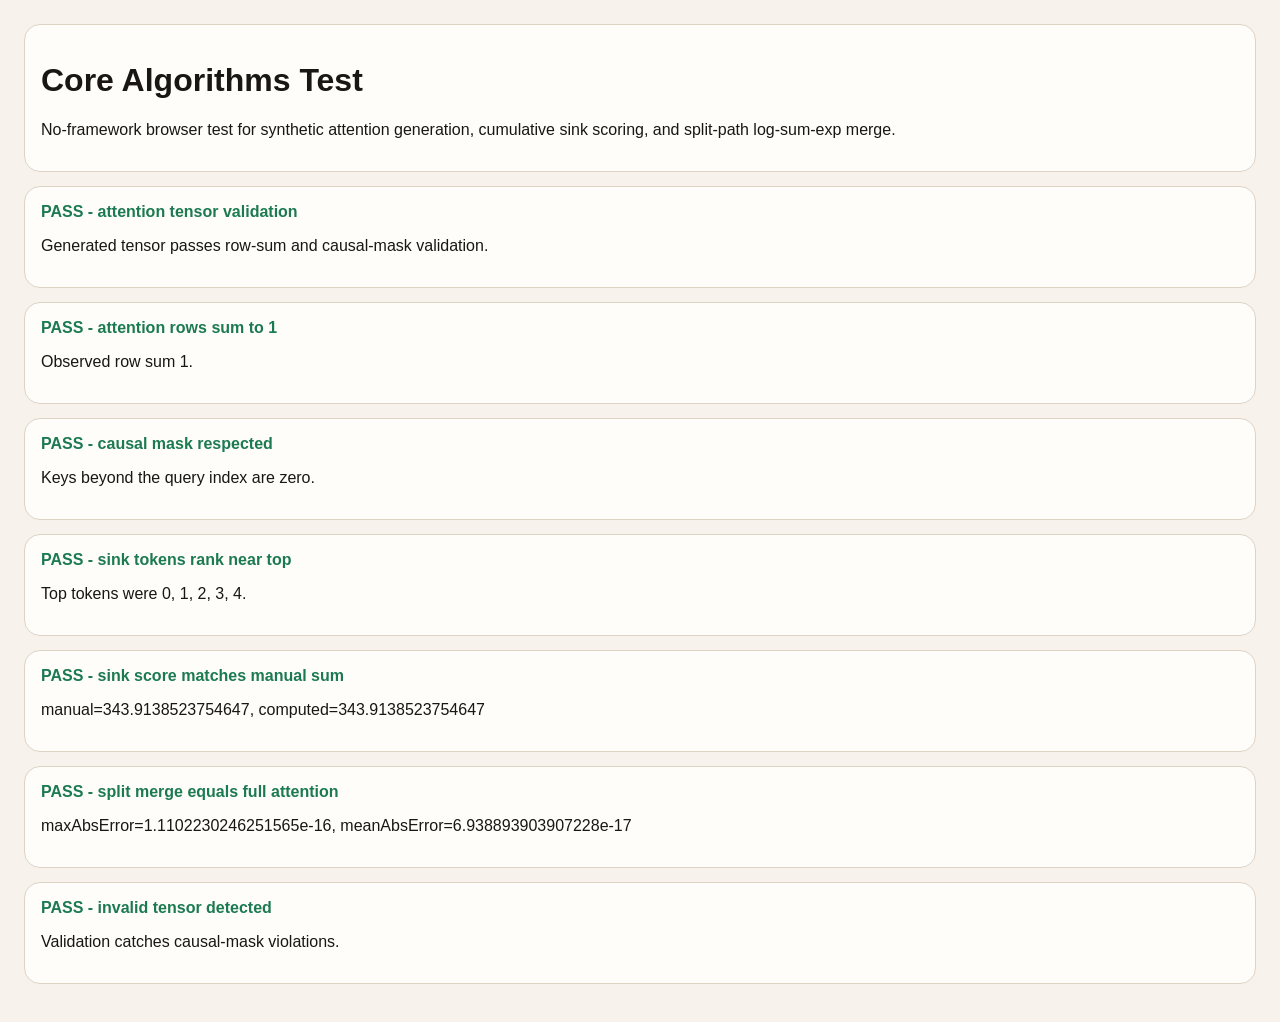
<file: tests/core-algorithms.test.html>
<!DOCTYPE html>
<html lang="en">
<head>
  <meta charset="UTF-8">
  <meta name="viewport" content="width=device-width, initial-scale=1.0">
  <title>Core Algorithms Test</title>
  <style>
    body { font-family: "Segoe UI", Tahoma, Geneva, Verdana, sans-serif; background: #f7f3ec; color: #191613; margin: 0; padding: 24px; }
    .card { background: #fffdfa; border: 1px solid #ddd2c4; border-radius: 16px; padding: 16px; margin-bottom: 14px; }
    .pass { color: #1c7a51; font-weight: 700; }
    .fail { color: #aa4038; font-weight: 700; }
    code { background: #f3eee6; padding: 2px 6px; border-radius: 999px; }
  </style>
</head>
<body>
  <div class="card">
    <h1>Core Algorithms Test</h1>
    <p>No-framework browser test for synthetic attention generation, cumulative sink scoring, and split-path log-sum-exp merge.</p>
  </div>
  <div id="results"></div>

  <script src="../js/core/attention-generator.js"></script>
  <script src="../js/core/sink-score.js"></script>
  <script src="../js/core/merge.js"></script>
  <script src="./core-algorithms.test.js"></script>
</body>
</html>
</file>
<file: styles.css>
:root {
  --bg: #f3efe6;
  --panel: #fffdfa;
  --ink: #191613;
  --muted: #615a54;
  --line: #ddd2c4;
  --accent: #0e5f66;
  --accent-soft: #dceff1;
  --warm: #8b4a2e;
  --good: #1c7a51;
  --warn: #b56b36;
  --danger: #aa4038;
  --low: #f3eee6;
  --medium: #ecd1b8;
  --high: #87b9bd;
  --promoted: #1c7a51;
}

* {
  box-sizing: border-box;
}

body {
  margin: 0;
  font-family: "Segoe UI", Tahoma, Geneva, Verdana, sans-serif;
  color: var(--ink);
  background:
    radial-gradient(circle at top left, rgba(14, 95, 102, 0.08), transparent 24%),
    radial-gradient(circle at top right, rgba(139, 74, 46, 0.08), transparent 22%),
    linear-gradient(180deg, #fbf7f0 0%, var(--bg) 100%);
}

.page {
  max-width: 1600px;
  margin: 0 auto;
  padding: 28px 18px 40px;
}

.hero,
.panel,
.metricCard {
  background: var(--panel);
  border: 1px solid var(--line);
  border-radius: 22px;
  box-shadow: 0 12px 28px rgba(25, 22, 19, 0.05);
}

.hero {
  padding: 34px 30px;
  margin-bottom: 18px;
}

.eyebrow,
.heroMeta span,
.badge,
.legendItem {
  display: inline-block;
  padding: 6px 10px;
  border-radius: 999px;
  font-size: 0.78rem;
  font-weight: 700;
}

.eyebrow {
  background: var(--accent-soft);
  color: var(--accent);
  text-transform: uppercase;
  letter-spacing: 0.06em;
}

.heroMeta {
  display: flex;
  flex-wrap: wrap;
  gap: 10px;
  margin-top: 18px;
}

.heroMeta span {
  background: #f5efe7;
  color: var(--warm);
}

h1,
h2,
h3 {
  margin: 0 0 12px;
  line-height: 1.12;
}

h1 {
  margin-top: 14px;
  font-size: clamp(2rem, 4vw, 3.7rem);
  letter-spacing: -0.03em;
}

h2 {
  font-size: 1.24rem;
  letter-spacing: -0.02em;
}

h3 {
  margin-top: 18px;
  font-size: 1rem;
}

.lede,
.subtle {
  color: var(--muted);
}

.layout {
  display: grid;
  grid-template-columns: 350px minmax(0, 1fr);
  gap: 18px;
  align-items: start;
}

.panel {
  padding: 22px 20px;
}

.controls {
  position: sticky;
  top: 18px;
  max-height: calc(100vh - 36px);
  overflow: auto;
}

.controls label {
  display: block;
  margin-bottom: 14px;
}

.controls span {
  display: block;
  margin-bottom: 8px;
  font-weight: 600;
}

.controls input[type="range"],
.controls select,
.controls input[type="number"],
.controls input[type="text"] {
  width: 100%;
}

.controls strong {
  display: inline-block;
  margin-top: 6px;
  color: var(--accent);
}

.buttonRow {
  display: flex;
  flex-wrap: wrap;
  gap: 10px;
  margin-top: 10px;
}

button {
  border: 0;
  border-radius: 999px;
  background: var(--accent);
  color: #fff;
  padding: 10px 14px;
  font-weight: 700;
  cursor: pointer;
}

button.secondary {
  background: #efe6d9;
  color: var(--warm);
}

.content {
  display: grid;
  gap: 18px;
}

.gridPair {
  display: grid;
  grid-template-columns: repeat(2, minmax(0, 1fr));
  gap: 18px;
}

.metricGrid {
  display: grid;
  grid-template-columns: repeat(6, minmax(0, 1fr));
  gap: 12px;
}

.metricCard {
  padding: 14px;
}

.metricLabel {
  display: block;
  color: var(--muted);
  font-size: 0.85rem;
  margin-bottom: 8px;
}

.metricCard strong {
  font-size: 1.2rem;
  color: var(--accent);
}

.efficiencyCard,
.headProfiles,
.summaryBox,
.stackList,
.specList,
.orchestratorGrid,
.windowsPanel,
.partitionPanel,
.tierPanel,
.compressionPanel,
.telemetryCards {
  display: grid;
  gap: 10px;
}

.efficiencyRow,
.headCard,
.benchmarkRow,
.stackItem,
.summaryRow,
.sharedStat,
.specRow,
.detailCard {
  border: 1px solid var(--line);
  border-radius: 14px;
  padding: 12px;
  background: #fff;
}

.efficiencyRow,
.headCardHeader,
.summaryRow,
.sharedStat,
.detailCard {
  display: flex;
  justify-content: space-between;
  gap: 12px;
  align-items: center;
}

.headStats {
  display: grid;
  gap: 4px;
  margin-top: 10px;
  font-size: 0.92rem;
}

.headCard.promoted {
  border-color: rgba(28, 122, 81, 0.4);
  box-shadow: inset 0 0 0 1px rgba(28, 122, 81, 0.08);
}

.badge {
  background: #f3eee6;
  color: var(--muted);
}

.goodText {
  color: var(--good);
  font-weight: 700;
}

.dangerText {
  color: var(--danger);
  font-weight: 700;
}

.badge.sink-heavy,
.badge.good {
  background: #dff5e8;
  color: var(--good);
}

.badge.retrieval-biased,
.badge.neutral {
  background: var(--accent-soft);
  color: var(--accent);
}

.badge.local,
.badge.recency-biased {
  background: #f7e8dc;
  color: var(--warn);
}

.badge.diffuse {
  background: #eee7e1;
  color: #7a7067;
}

.executionTimeline {
  position: relative;
  min-height: 150px;
  padding: 18px 16px 10px;
  border-radius: 18px;
  border: 1px dashed var(--line);
  background: linear-gradient(180deg, #fff, #f9f3ea);
  overflow-x: auto;
}

.executionTimeline::before {
  content: "";
  position: absolute;
  left: 16px;
  right: 16px;
  top: 74px;
  height: 2px;
  background: rgba(14, 95, 102, 0.18);
}

.timelineToolbar {
  display: flex;
  justify-content: space-between;
  gap: 12px;
  align-items: center;
  margin-bottom: 12px;
}

.timelineEvent {
  position: absolute;
  top: 28px;
  width: 140px;
  transform: translateX(-50%);
  border-radius: 16px;
  background: #fff;
  border: 1px solid var(--line);
  padding: 10px;
  box-shadow: 0 8px 20px rgba(25, 22, 19, 0.06);
  cursor: pointer;
}

.timelineEvent.active {
  border-color: rgba(14, 95, 102, 0.45);
  box-shadow: 0 10px 24px rgba(14, 95, 102, 0.14);
}

.timelineStage {
  font-weight: 700;
  font-size: 0.9rem;
}

.timelineMeta {
  margin-top: 6px;
  color: var(--muted);
  font-size: 0.78rem;
}

.timelineDetails {
  display: grid;
  grid-template-columns: repeat(4, minmax(0, 1fr));
  gap: 10px;
  margin-top: 14px;
}

.windowBars,
.partitionBars {
  display: grid;
  gap: 10px;
  margin-top: 10px;
}

.windowBar,
.partitionCard,
.tierCard {
  border: 1px solid var(--line);
  border-radius: 14px;
  padding: 12px;
  background: #fff;
  display: grid;
  gap: 4px;
}

.windowBar.stable {
  border-left: 5px solid var(--good);
}

.windowBar.unstable {
  border-left: 5px solid var(--danger);
}

.partitionCard.oversubscribed {
  border-color: rgba(170, 64, 56, 0.36);
}

.partitionCard.starved {
  background: rgba(181, 107, 54, 0.08);
}

.dmaColumns,
.specSummary {
  display: grid;
  grid-template-columns: repeat(3, minmax(0, 1fr));
  gap: 12px;
}

.meterBlock {
  margin-bottom: 14px;
}

.meterLabel {
  display: flex;
  justify-content: space-between;
  margin-bottom: 8px;
}

.meter {
  width: 100%;
  height: 14px;
  border-radius: 999px;
  overflow: hidden;
  background: #ece3d6;
}

.meterFill {
  height: 100%;
  width: 0;
  background: linear-gradient(90deg, var(--accent), var(--good));
}

.stackList {
  gap: 8px;
}

.stackItem,
.stackEmpty {
  display: grid;
  gap: 4px;
  border: 1px solid var(--line);
  border-radius: 14px;
  padding: 10px;
  background: #fff;
}

.routingTable,
.directoryTable,
.benchmarkTable {
  display: grid;
  gap: 8px;
}

.routingHeader,
.routingRow,
.directoryHeader,
.directoryRow,
.benchmarkHeader,
.benchmarkRow {
  display: grid;
  gap: 8px;
  align-items: center;
}

.routingHeader,
.routingRow {
  grid-template-columns: 90px 60px minmax(140px, 1fr) 70px 70px 90px 80px 90px;
}

.directoryHeader,
.directoryRow {
  grid-template-columns: 80px 90px 120px 100px 80px 60px 60px 70px 1fr;
}

.benchmarkHeader,
.benchmarkRow {
  grid-template-columns: 150px 90px 90px 90px 110px 100px 100px 90px 90px minmax(200px, 1fr);
}

.routingFooter {
  color: var(--muted);
  font-size: 0.85rem;
  padding: 2px 4px 0;
}

.traceInput {
  width: 100%;
  min-height: 180px;
  border-radius: 16px;
  border: 1px solid var(--line);
  padding: 12px;
  resize: vertical;
  font: inherit;
  background: #fff;
}

.stackItem strong {
  display: block;
}

.routingHeader,
.directoryHeader,
.benchmarkHeader {
  font-size: 0.82rem;
  color: var(--muted);
  padding: 0 8px;
}

.routingRow,
.directoryRow,
.benchmarkRow {
  border: 1px solid var(--line);
  border-radius: 14px;
  padding: 10px 8px;
  background: #fff;
}

.routingRow.sram {
  border-color: rgba(28, 122, 81, 0.45);
}

.routingRow.mixed {
  border-color: rgba(14, 95, 102, 0.36);
}

.routingRow.hbm {
  border-color: rgba(170, 64, 56, 0.22);
}

.benchmarkRow.highlight {
  border-color: rgba(14, 95, 102, 0.45);
  background: rgba(220, 239, 241, 0.3);
}

.benchmarkHeaderTight,
.benchmarkRowTight {
  grid-template-columns: 150px 120px 100px 90px 110px 100px minmax(200px, 1fr);
}

.headHeatmap {
  display: grid;
  gap: 6px;
}

.heatRow {
  display: grid;
  grid-template-columns: 92px repeat(auto-fit, minmax(56px, 1fr));
  gap: 6px;
}

.heatHeader {
  align-items: center;
}

.heatHead,
.heatLabel {
  font-size: 0.82rem;
  color: var(--muted);
  text-align: center;
}

.heatCell {
  border-radius: 10px;
  padding: 10px 6px;
  text-align: center;
  font-size: 0.82rem;
  font-weight: 700;
  border: 1px solid rgba(25, 22, 19, 0.05);
}

.heatCell.low {
  background: var(--low);
}

.heatCell.medium {
  background: var(--medium);
}

.heatCell.high {
  background: var(--high);
}

.heatCell.promoted {
  background: rgba(28, 122, 81, 0.92);
  color: #fff;
}

.legend {
  display: flex;
  gap: 10px;
  flex-wrap: wrap;
  margin-bottom: 12px;
}

.legendItem.low {
  background: var(--low);
}

.legendItem.medium {
  background: var(--medium);
}

.legendItem.high {
  background: var(--high);
}

.legendItem.promoted {
  background: rgba(28, 122, 81, 0.92);
  color: #fff;
}

.sharedPrefixPanel,
.speculativePanel,
.fragmentationSummary {
  display: grid;
  gap: 10px;
}

.tierPanel {
  grid-template-columns: repeat(2, minmax(0, 1fr));
}

.compressionPanel {
  grid-template-columns: repeat(2, minmax(0, 1fr));
}

.sharedStat {
  justify-content: space-between;
}

.directoryRow.shared {
  background: rgba(220, 239, 241, 0.35);
}

.directoryRow.pinned {
  border-left: 5px solid var(--accent);
}

.directoryRow.promoted {
  border-color: rgba(28, 122, 81, 0.42);
}

.directoryRow.evicting {
  background: rgba(181, 107, 54, 0.12);
}

.directoryRow.stale {
  opacity: 0.82;
}

.filterRow {
  display: grid;
  grid-template-columns: repeat(2, minmax(0, 1fr));
  gap: 12px;
  margin-bottom: 12px;
}

.filterRow label span {
  display: block;
  margin-bottom: 6px;
  font-weight: 600;
}

.filterRow select {
  width: 100%;
}

.specRow.rollback {
  border-color: rgba(170, 64, 56, 0.32);
}

.specRow.stable {
  border-color: rgba(28, 122, 81, 0.32);
}

.fragmentationMap {
  display: grid;
  grid-template-columns: repeat(10, minmax(0, 1fr));
  gap: 8px;
  margin-top: 12px;
}

.fragBlock {
  min-height: 58px;
  border-radius: 12px;
  border: 1px solid var(--line);
  background: #fff;
  padding: 8px;
  display: grid;
  align-content: center;
  justify-items: center;
  gap: 3px;
  font-size: 0.78rem;
}

.fragBlock.free {
  background: #f8f3ec;
}

.fragBlock.allocated {
  background: rgba(14, 95, 102, 0.12);
}

.fragBlock.shared {
  background: rgba(28, 122, 81, 0.14);
}

.fragBlock.pinned {
  background: rgba(139, 74, 46, 0.14);
}

.telemetrySvg {
  width: 100%;
  min-height: 280px;
  border-radius: 18px;
  border: 1px dashed var(--line);
  background: linear-gradient(180deg, #fff, #f9f5ee);
}

.orchestratorGrid {
  grid-template-columns: repeat(5, minmax(0, 1fr));
}

.windowsSummary {
  display: grid;
  grid-template-columns: repeat(3, minmax(0, 1fr));
  gap: 10px;
  margin-bottom: 10px;
}

.tierCard,
.partitionCard,
.windowBar,
.stackItem {
  box-shadow: 0 6px 16px rgba(25, 22, 19, 0.03);
}

.architectureSvg {
  width: 100%;
  min-height: 280px;
  border-radius: 18px;
  border: 1px dashed var(--line);
  background: linear-gradient(180deg, #fff, #f9f5ee);
}

.thesisMuted {
  opacity: 0.84;
}

.thesisFocus {
  border-color: rgba(14, 95, 102, 0.45);
  box-shadow:
    0 14px 34px rgba(14, 95, 102, 0.08),
    inset 0 0 0 1px rgba(14, 95, 102, 0.12);
}

.archLine {
  stroke: rgba(14, 95, 102, 0.45);
  stroke-width: 2.5;
}

.archLine.warm {
  stroke: rgba(139, 74, 46, 0.5);
}

.archBlock rect {
  fill: #fff;
  stroke: rgba(25, 22, 19, 0.1);
  stroke-width: 1.5;
}

.archBlock.active rect {
  fill: rgba(220, 239, 241, 0.75);
  stroke: rgba(14, 95, 102, 0.65);
  stroke-width: 2;
}

.archBlock text {
  fill: var(--ink);
  font-size: 15px;
  font-weight: 700;
}

.archBlock .archSub {
  fill: var(--muted);
  font-size: 12px;
  font-weight: 500;
}

.archTitle {
  fill: var(--ink);
  font-size: 16px;
  font-weight: 700;
}

.archCaption {
  fill: var(--muted);
  font-size: 12px;
}

@media (max-width: 1300px) {
  .layout {
    grid-template-columns: 1fr;
  }

  .controls {
    position: static;
    max-height: none;
  }

  .metricGrid {
    grid-template-columns: repeat(3, minmax(0, 1fr));
  }

  .gridPair,
  .dmaColumns,
  .specSummary,
  .tierPanel,
  .compressionPanel,
  .orchestratorGrid {
    grid-template-columns: 1fr;
  }

  .timelineDetails {
    grid-template-columns: repeat(2, minmax(0, 1fr));
  }

  .windowsSummary {
    grid-template-columns: 1fr;
  }
}

@media (max-width: 860px) {
  .metricGrid {
    grid-template-columns: repeat(2, minmax(0, 1fr));
  }

  .timelineDetails {
    grid-template-columns: 1fr;
  }

  .routingHeader,
  .routingRow,
  .directoryHeader,
  .directoryRow,
  .benchmarkHeader,
  .benchmarkRow {
    grid-template-columns: 1fr;
  }

  .executionTimeline {
    min-height: 250px;
  }

  .fragmentationMap {
    grid-template-columns: repeat(5, minmax(0, 1fr));
  }
}
</file>
